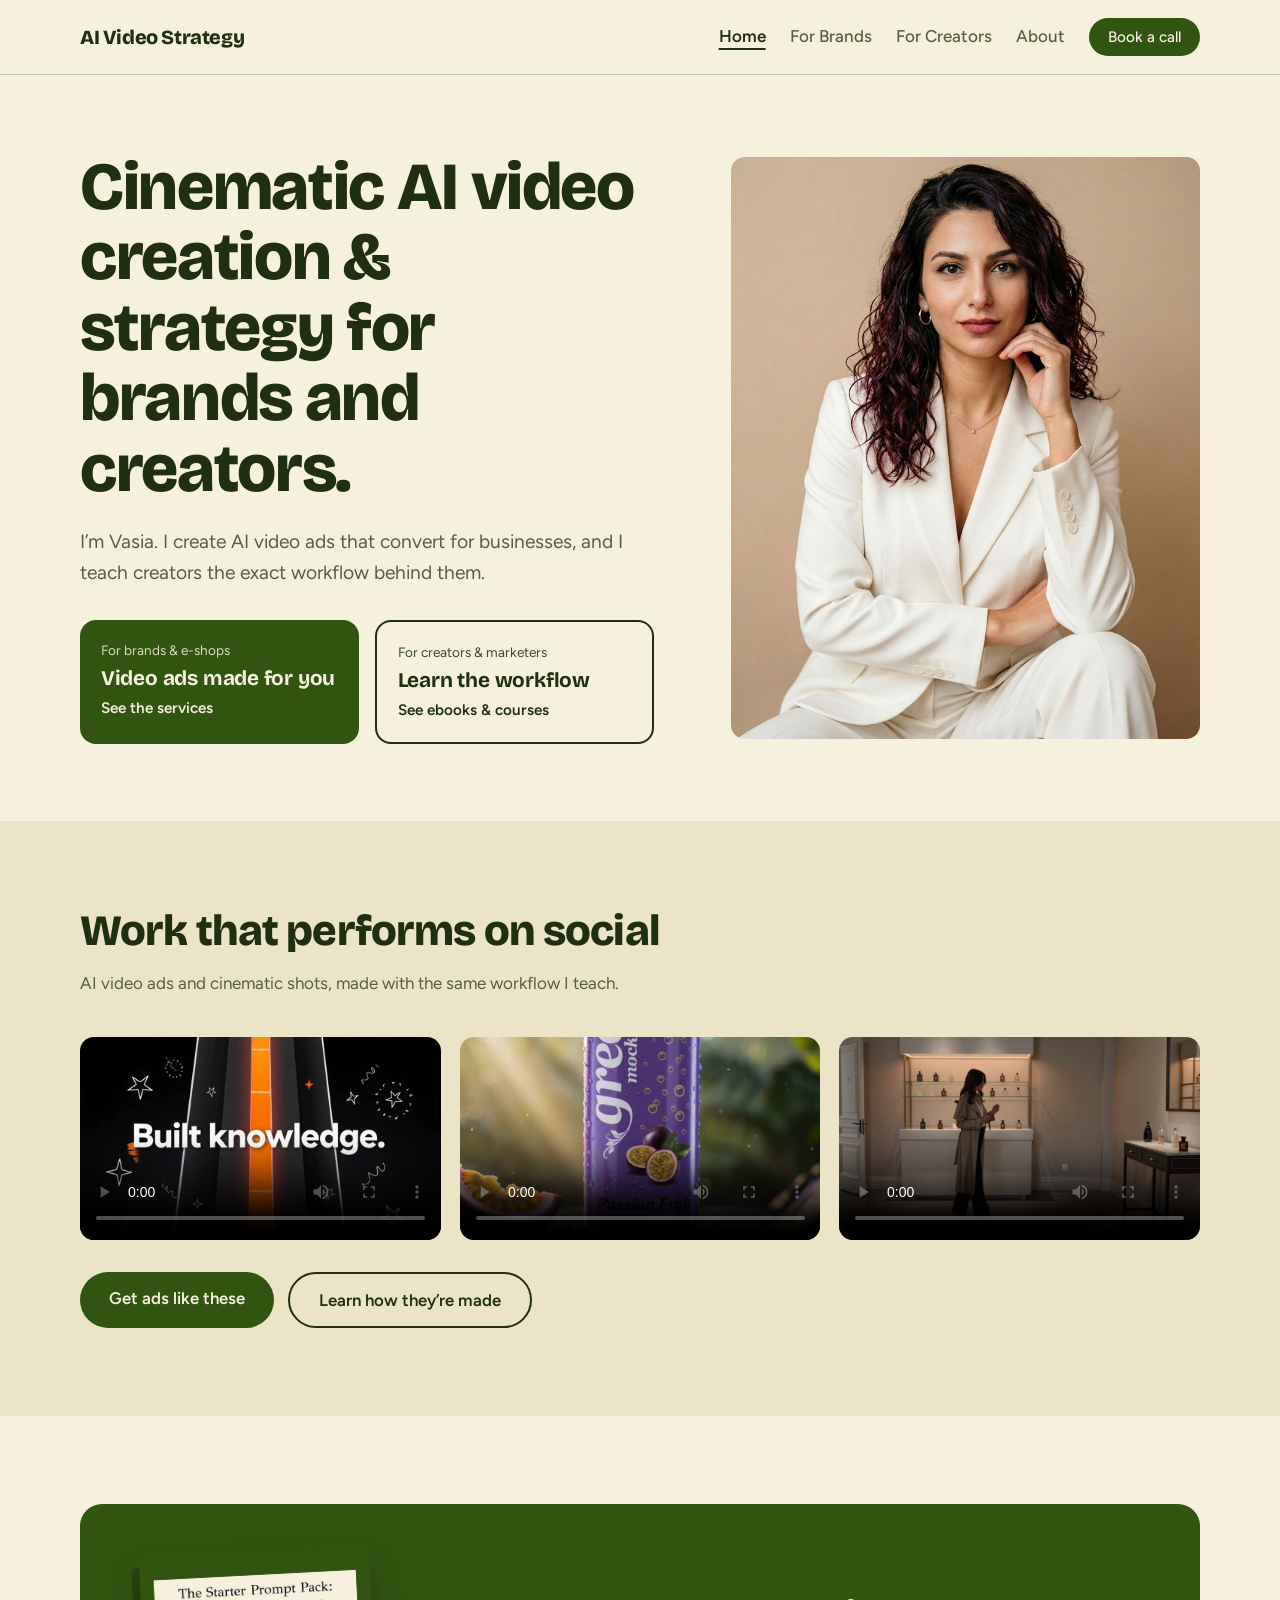
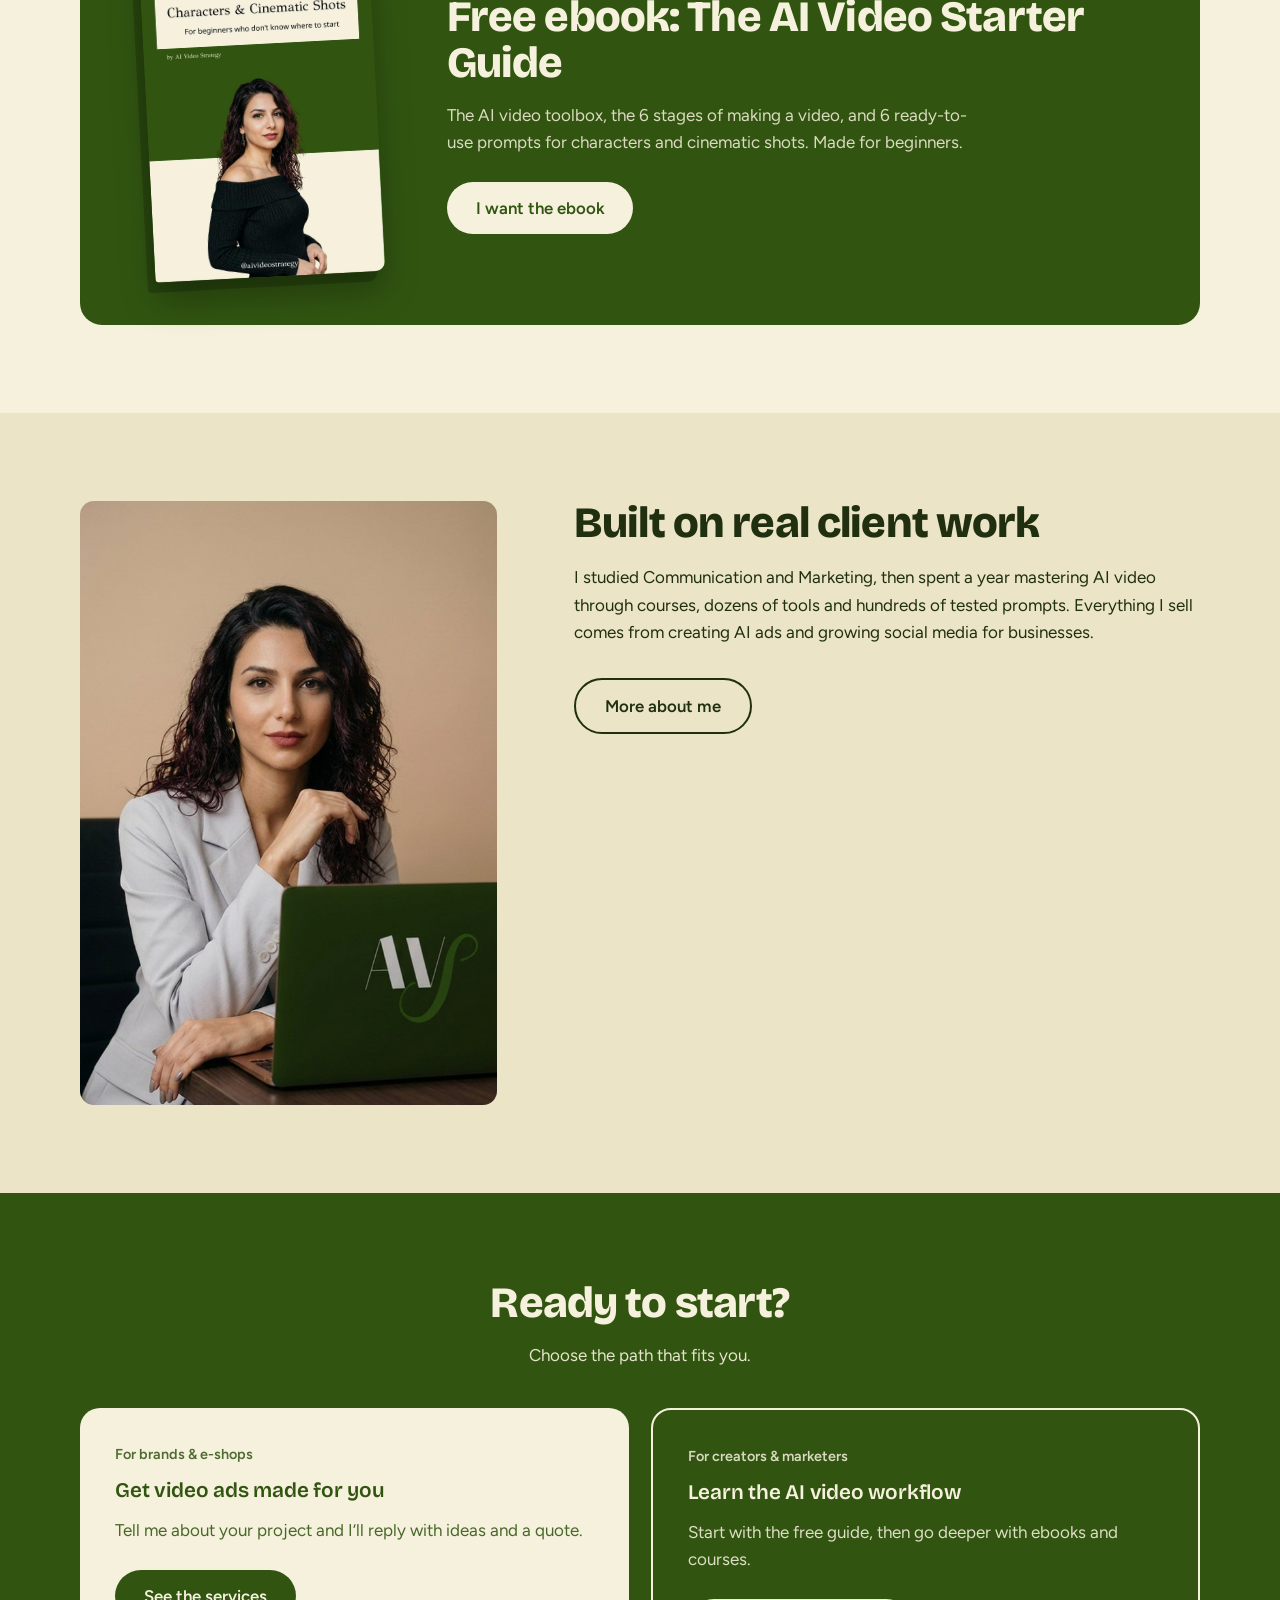
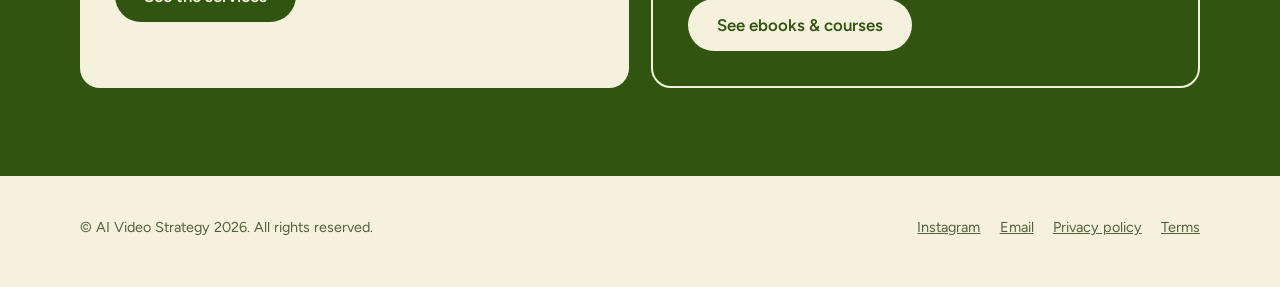
<file: index.html>
<!DOCTYPE html>
<html lang="en">
<head>
<meta charset="utf-8">
<meta name="viewport" content="width=device-width, initial-scale=1, viewport-fit=cover">
<title>Cinematic AI Video Creation & Strategy | AI Video Strategy</title>
<meta name="description" content="Cinematic AI video creation and strategy for brands and creators, by Vasia of AI Video Strategy.">
<link rel="preconnect" href="https://fonts.googleapis.com">
<link rel="preconnect" href="https://fonts.gstatic.com" crossorigin>
<link href="https://fonts.googleapis.com/css2?family=Bricolage+Grotesque:opsz,wght@12..96,600;12..96,800&family=Figtree:wght@400;500;600&display=swap" rel="stylesheet">
<link rel="stylesheet" href="style.css">
</head>
<body>
<header class="top"><div class="wrap"><a class="brand" href="./">AI Video Strategy</a><nav aria-label="Main"><a href="./" aria-current="page">Home</a><a href="services">For Brands</a><a href="academy">For Creators</a><a href="about">About</a><a class="btn sm" href="contact">Book a call</a></nav></div></header>
<main>

<section class="hero"><div class="wrap">
  <div><h1>Cinematic AI video creation &amp; strategy for brands and creators.</h1>
  <p class="lede">I’m Vasia. I create AI video ads that convert for businesses, and I teach creators the exact workflow behind them.</p>
  <div class="dual">
    <a class="d1" href="services"><small>For brands &amp; e-shops</small><b>Video ads made for you</b><span>See the services</span></a>
    <a class="d2" href="academy"><small>For creators &amp; marketers</small><b>Learn the workflow</b><span>See ebooks &amp; courses</span></a>
  </div>
  </div>
  <div class="photo"><img src="p1.jpg" alt="Vasia, founder of AI Video Strategy" width="760" height="943"></div>
</div></section>

<section class="band"><div class="wrap">
  <div class="sec-head"><h2>Work that performs on social</h2><p>AI video ads and cinematic shots, made with the same workflow I teach.</p></div>
  <div class="samples"><figure class="vid"><video controls preload="metadata" playsinline poster="sample1.jpg"><source src="sample1.mp4" type="video/mp4"></video></figure><figure class="vid"><video controls preload="metadata" playsinline poster="sample2.jpg"><source src="sample2.mp4" type="video/mp4"></video></figure><figure class="vid"><video controls preload="metadata" playsinline poster="sample3.jpg"><source src="sample3.mp4" type="video/mp4"></video></figure></div>
  <div class="cta-row"><a class="btn" href="services">Get ads like these</a><a class="btn ghost" href="academy">Learn how they’re made</a></div>
</div></section>
<section><div class="wrap"><div class="banner">
  <div class="cov"><img src="cover.jpg" alt="Cover of The Starter Prompt Pack ebook" width="560" height="792" loading="lazy"></div>
  <div><h2>Free ebook: The AI Video Starter Guide</h2><p>The AI video toolbox, the 6 stages of making a video, and 6 ready-to-use prompts for characters and cinematic shots. Made for beginners.</p><a class="btn" href="free-ebook">I want the ebook</a></div>
</div></div></section>
<section class="band"><div class="wrap split">
  <div class="photos"><div class="photo"><img src="p2.jpg" alt="Vasia at her laptop" width="640" height="926" loading="lazy"></div></div>
  <div class="copy"><h2>Built on real client work</h2>
  <p>I studied Communication and Marketing, then spent a year mastering AI video through courses, dozens of tools and hundreds of tested prompts. Everything I sell comes from creating AI ads and growing social media for businesses.</p>
  <div class="cta-row"><a class="btn ghost" href="about">More about me</a></div></div>
</div></section>
<section class="final"><div class="wrap"><h2>Ready to start?</h2><p>Choose the path that fits you.</p>
<div class="duo">
  <article class="duo-card"><small>For brands &amp; e-shops</small><h3>Get video ads made for you</h3><p>Tell me about your project and I’ll reply with ideas and a quote.</p><a class="btn" href="services">See the services</a></article>
  <article class="duo-card alt"><small>For creators &amp; marketers</small><h3>Learn the AI video workflow</h3><p>Start with the free guide, then go deeper with ebooks and courses.</p><a class="btn" href="academy">See ebooks &amp; courses</a></article>
</div></div></section>
</main>
<footer><div class="wrap"><p>© AI Video Strategy 2026. All rights reserved.</p><p class="links"><a href="https://www.instagram.com/aivideostrategy/">Instagram</a><a href="mailto:aivideostrategy@gmail.com">Email</a><a href="privacy">Privacy policy</a><a href="terms">Terms</a></p></div></footer>
</body>
</html>
</file>
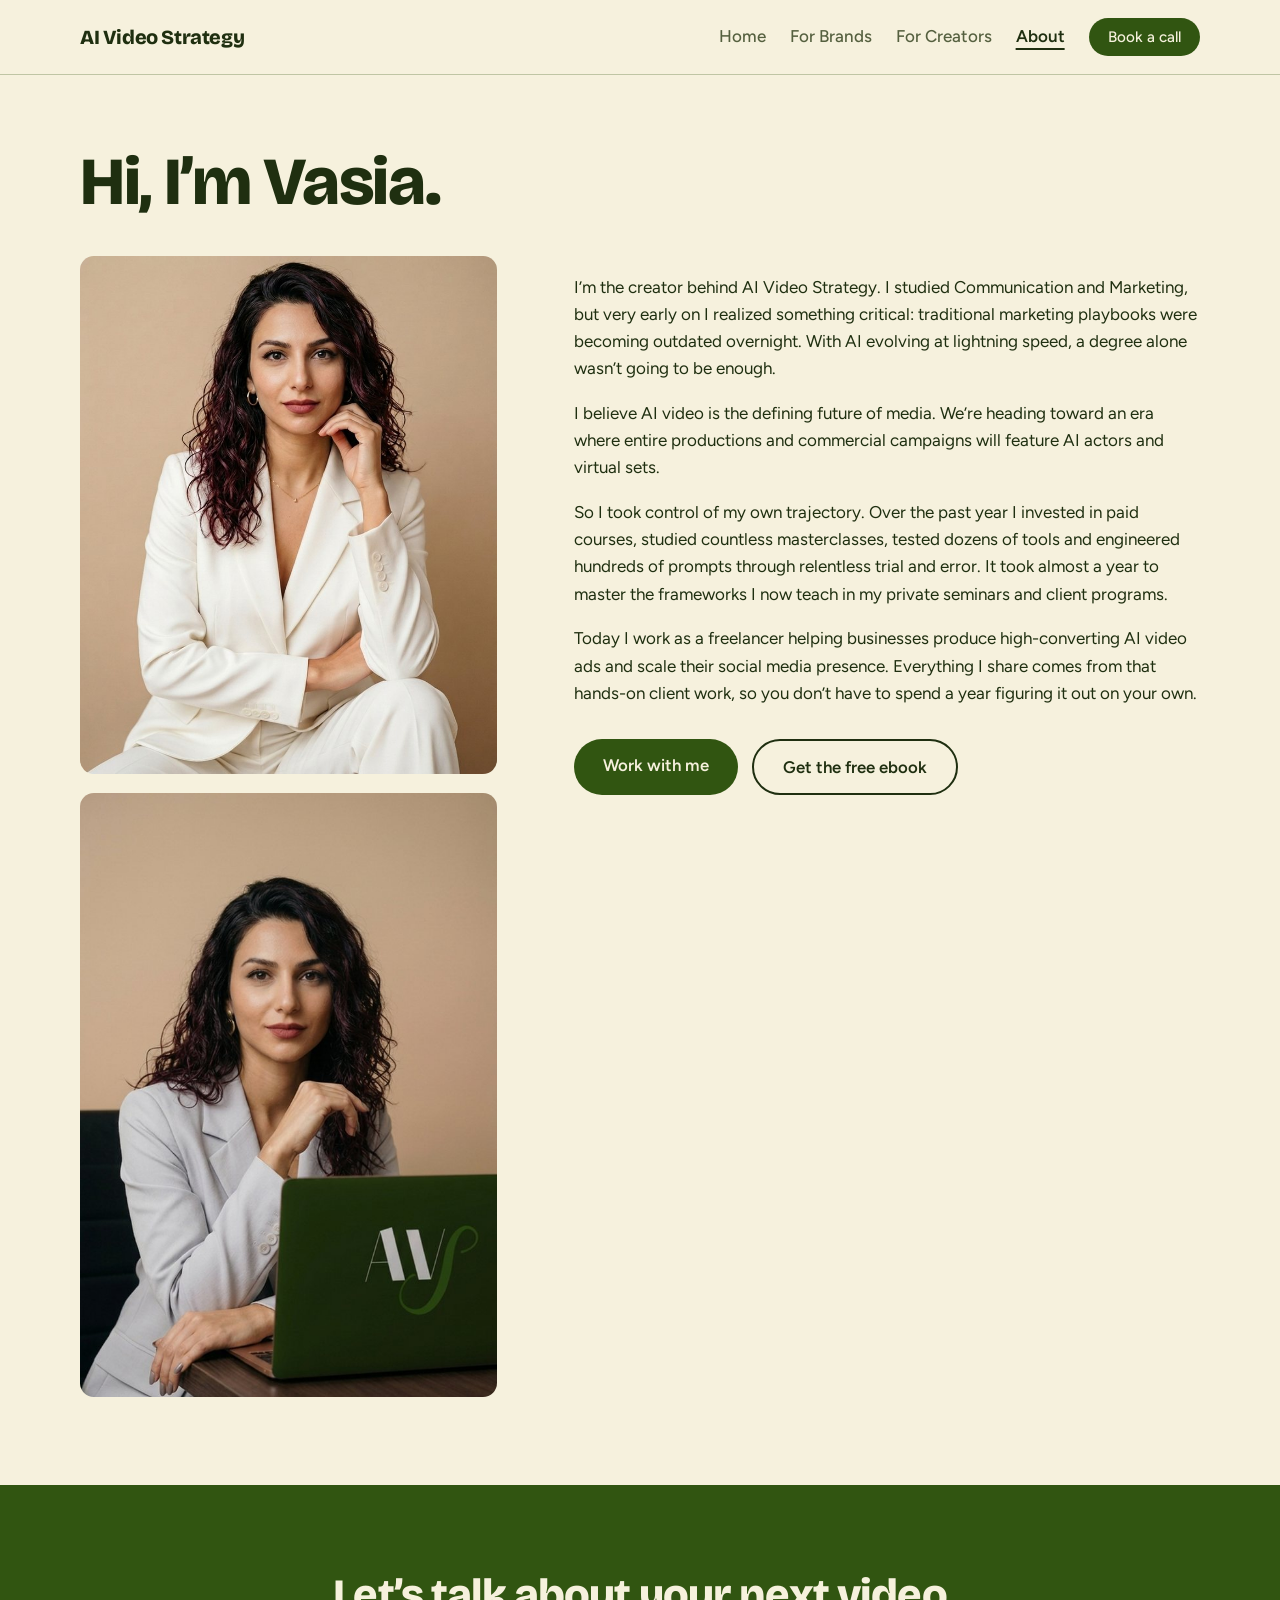
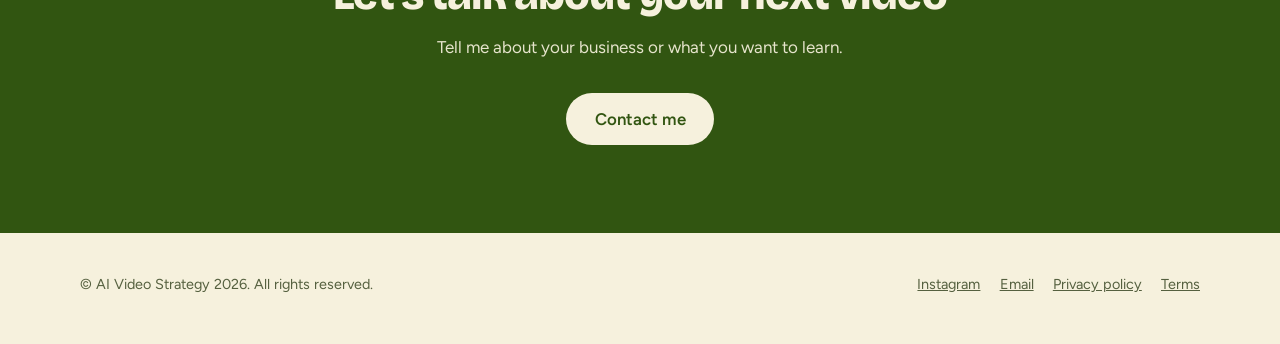
<file: about.html>
<!DOCTYPE html>
<html lang="en">
<head>
<meta charset="utf-8">
<meta name="viewport" content="width=device-width, initial-scale=1, viewport-fit=cover">
<title>About Vasia | AI Video Strategy</title>
<meta name="description" content="Vasia, AI video creator and founder of AI Video Strategy.">
<link rel="preconnect" href="https://fonts.googleapis.com">
<link rel="preconnect" href="https://fonts.gstatic.com" crossorigin>
<link href="https://fonts.googleapis.com/css2?family=Bricolage+Grotesque:opsz,wght@12..96,600;12..96,800&family=Figtree:wght@400;500;600&display=swap" rel="stylesheet">
<link rel="stylesheet" href="style.css">
</head>
<body>
<header class="top"><div class="wrap"><a class="brand" href="./">AI Video Strategy</a><nav aria-label="Main"><a href="./">Home</a><a href="services">For Brands</a><a href="academy">For Creators</a><a href="about" aria-current="page">About</a><a class="btn sm" href="contact">Book a call</a></nav></div></header>
<main>

<section class="pagehead"><div class="wrap"><h1>Hi, I’m Vasia.</h1></div></section>
<section style="padding-top:0"><div class="wrap split">
  <div class="photos"><div class="photo"><img src="p1.jpg" alt="Vasia, founder of AI Video Strategy" width="760" height="943"></div><div class="photo"><img src="p2.jpg" alt="Vasia at her laptop" width="640" height="926" loading="lazy"></div></div>
  <div class="copy">
    <p>I’m the creator behind AI Video Strategy. I studied Communication and Marketing, but very early on I realized something critical: traditional marketing playbooks were becoming outdated overnight. With AI evolving at lightning speed, a degree alone wasn’t going to be enough.</p>
    <p>I believe AI video is the defining future of media. We’re heading toward an era where entire productions and commercial campaigns will feature AI actors and virtual sets.</p>
    <p>So I took control of my own trajectory. Over the past year I invested in paid courses, studied countless masterclasses, tested dozens of tools and engineered hundreds of prompts through relentless trial and error. It took almost a year to master the frameworks I now teach in my private seminars and client programs.</p>
    <p>Today I work as a freelancer helping businesses produce high-converting AI video ads and scale their social media presence. Everything I share comes from that hands-on client work, so you don’t have to spend a year figuring it out on your own.</p>
    <div class="cta-row"><a class="btn" href="services">Work with me</a><a class="btn ghost" href="free-ebook">Get the free ebook</a></div>
  </div>
</div></section>
<section class="final"><div class="wrap"><h2>Let’s talk about your next video</h2><p>Tell me about your business or what you want to learn.</p><a class="btn" href="contact">Contact me</a></div></section>
</main>
<footer><div class="wrap"><p>© AI Video Strategy 2026. All rights reserved.</p><p class="links"><a href="https://www.instagram.com/aivideostrategy/">Instagram</a><a href="mailto:aivideostrategy@gmail.com">Email</a><a href="privacy">Privacy policy</a><a href="terms">Terms</a></p></div></footer>
</body>
</html>
</file>
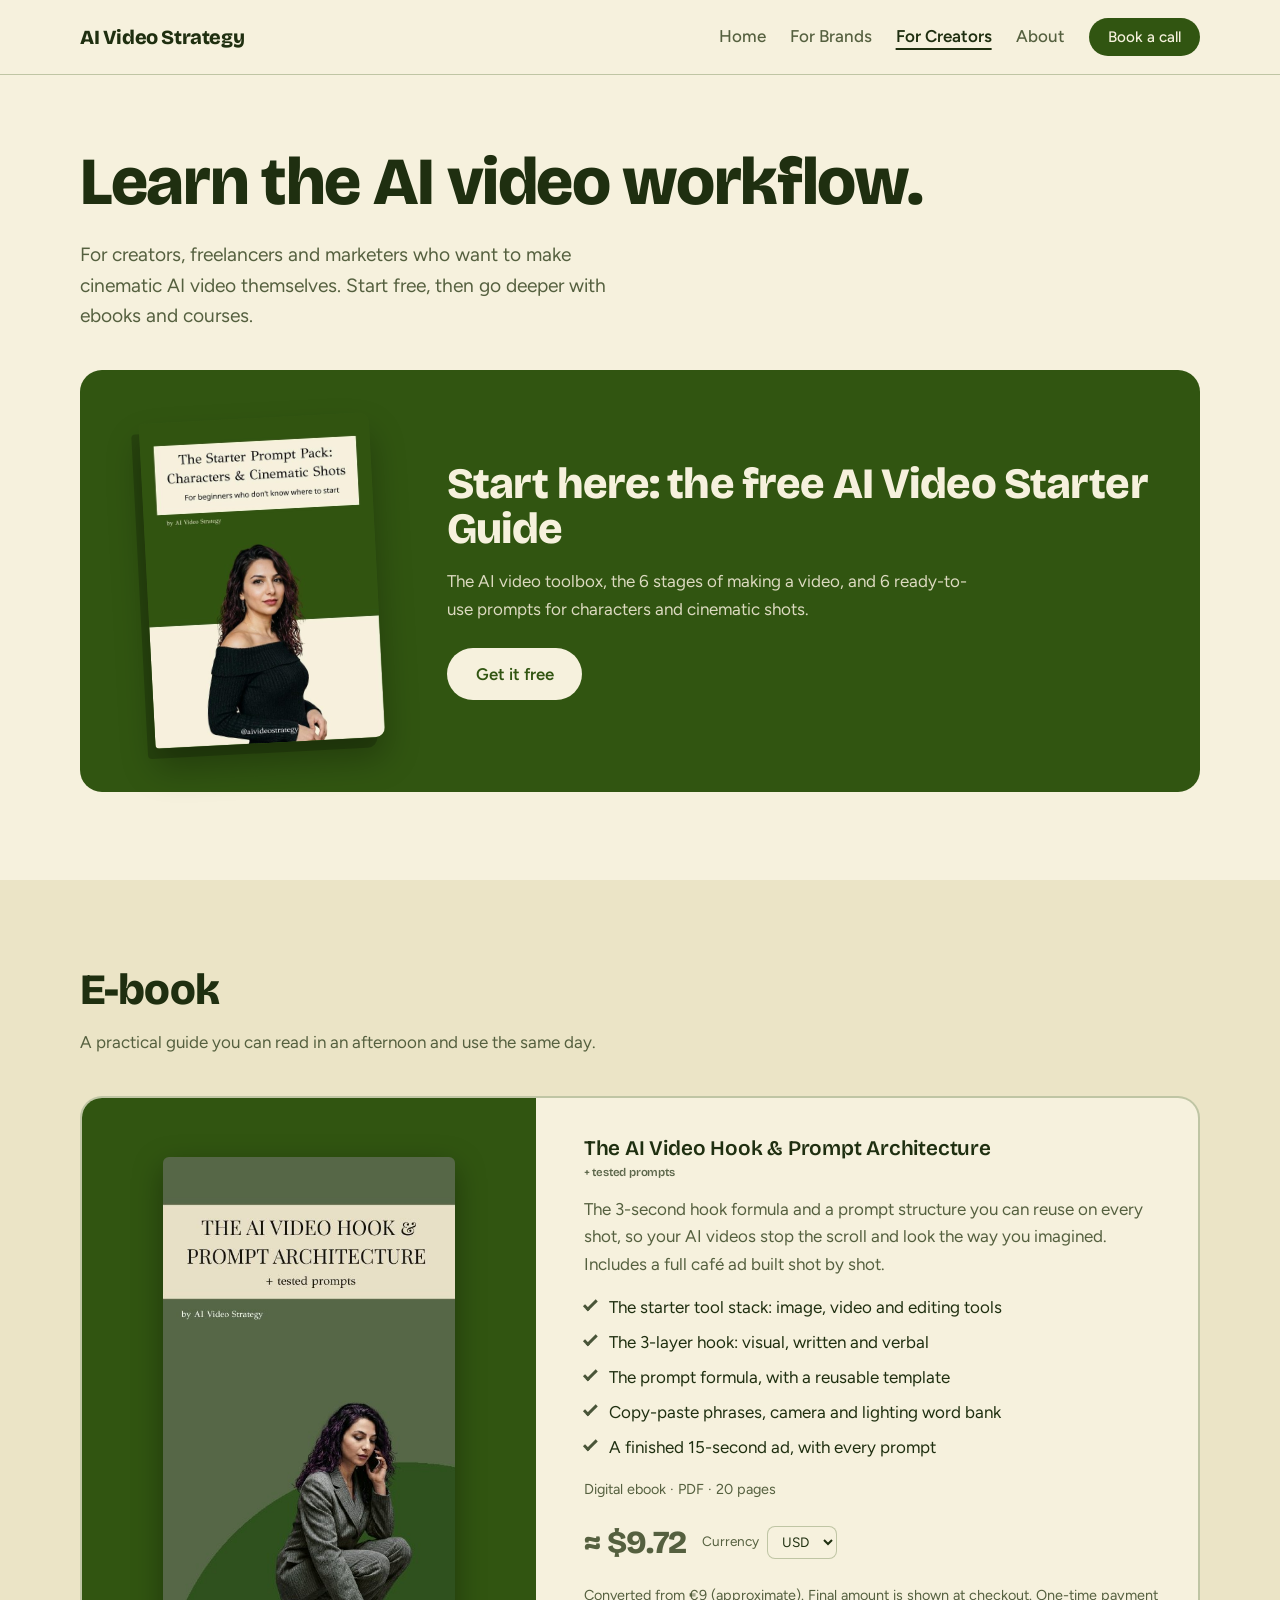
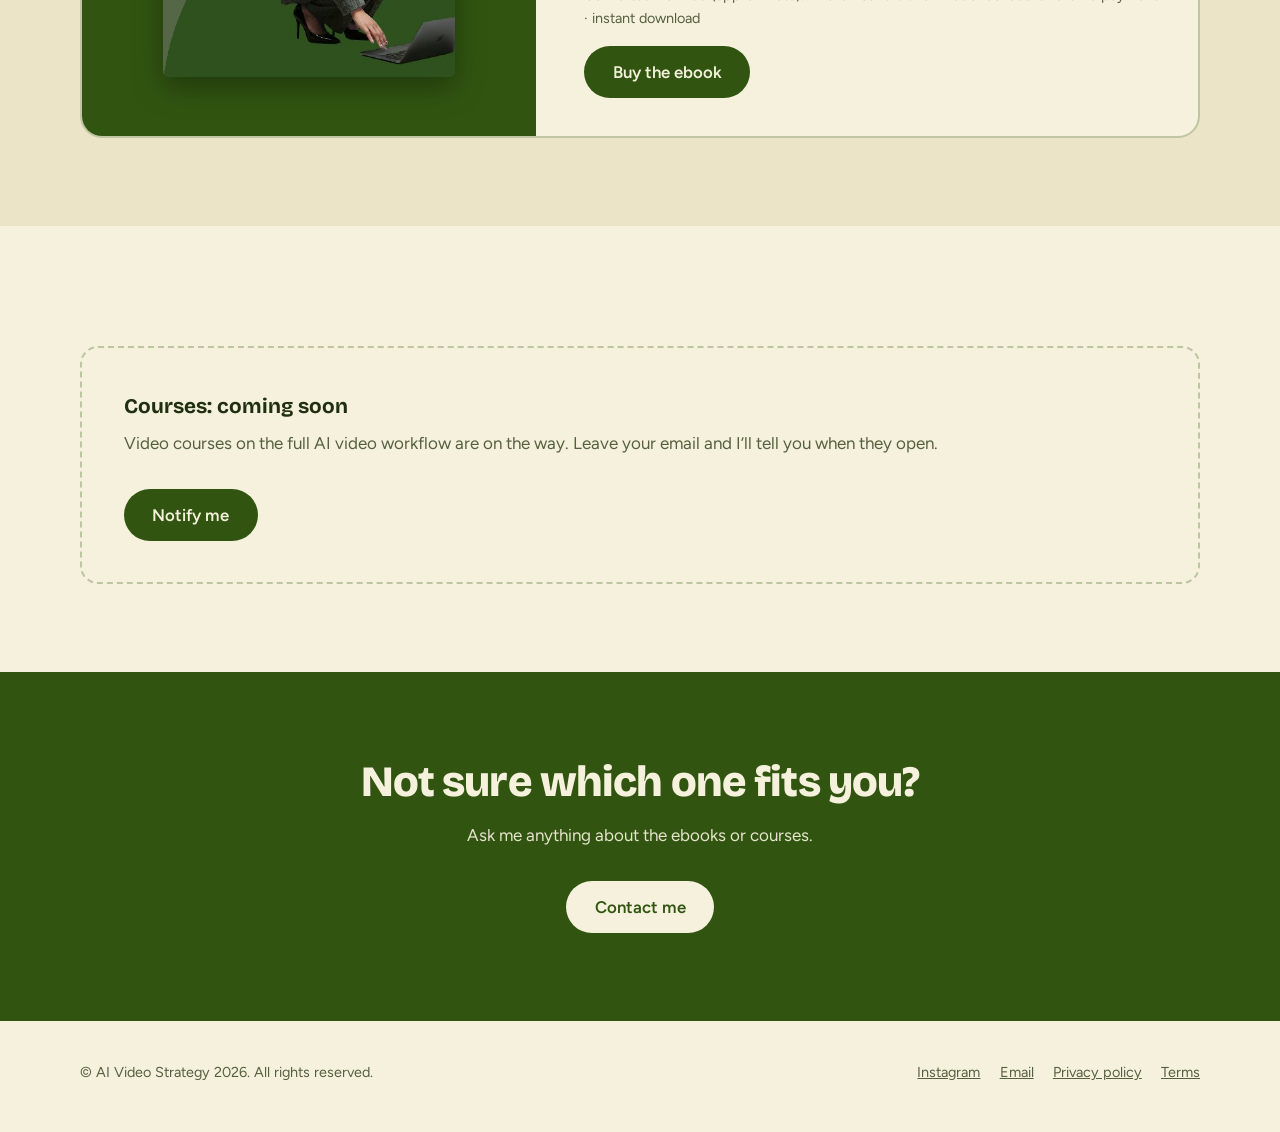
<file: academy.html>
<!DOCTYPE html>
<html lang="en">
<head>
<meta charset="utf-8">
<meta name="viewport" content="width=device-width, initial-scale=1, viewport-fit=cover">
<title>Ebooks and courses for creators | AI Video Strategy</title>
<meta name="description" content="AI video ebooks and courses for creators, freelancers and marketers, by AI Video Strategy.">
<link rel="preconnect" href="https://fonts.googleapis.com">
<link rel="preconnect" href="https://fonts.gstatic.com" crossorigin>
<link href="https://fonts.googleapis.com/css2?family=Bricolage+Grotesque:opsz,wght@12..96,600;12..96,800&family=Figtree:wght@400;500;600&display=swap" rel="stylesheet">
<link rel="stylesheet" href="style.css">
</head>
<body>
<header class="top"><div class="wrap"><a class="brand" href="./">AI Video Strategy</a><nav aria-label="Main"><a href="./">Home</a><a href="services">For Brands</a><a href="academy" aria-current="page">For Creators</a><a href="about">About</a><a class="btn sm" href="contact">Book a call</a></nav></div></header>
<main>

<section class="pagehead"><div class="wrap"><h1>Learn the AI video workflow.</h1><p class="lede">For creators, freelancers and marketers who want to make cinematic AI video themselves. Start free, then go deeper with ebooks and courses.</p></div></section>
<section style="padding-top:0"><div class="wrap"><div class="banner">
  <div class="cov"><img src="cover.jpg" alt="Cover of The Starter Prompt Pack ebook" width="560" height="792"></div>
  <div><h2>Start here: the free AI Video Starter Guide</h2><p>The AI video toolbox, the 6 stages of making a video, and 6 ready-to-use prompts for characters and cinematic shots.</p><a class="btn" href="free-ebook">Get it free</a></div>
</div></div></section>

<section class="band"><div class="wrap"><div class="sec-head"><h2>E-book</h2><p>A practical guide you can read in an afternoon and use the same day.</p></div>
<div class="feature">
  <div class="art cover"><img src="paid-cover.jpg" alt="Cover of The AI Video Hook &amp; Prompt Architecture ebook" width="585" height="827"></div>
  <div class="fbody"><h3>The AI Video Hook &amp; Prompt Architecture <small>+ tested prompts</small></h3>
  <p>The 3-second hook formula and a prompt structure you can reuse on every shot, so your AI videos stop the scroll and look the way you imagined. Includes a full café ad built shot by shot.</p>
  <ul><li>The starter tool stack: image, video and editing tools</li><li>The 3-layer hook: visual, written and verbal</li><li>The prompt formula, with a reusable template</li><li>Copy-paste phrases, camera and lighting word bank</li><li>A finished 15-second ad, with every prompt</li></ul>
  <p class="meta">Digital ebook · PDF · 20 pages</p>
  <div class="pricebox"><p class="price" id="price" data-eur="9">€9</p>
  <label class="cur">Currency <select id="cur" aria-label="Currency"><option>EUR</option><option>USD</option><option>GBP</option><option>CAD</option><option>AUD</option><option>CHF</option></select></label></div>
  <p class="meta" id="pnote">One-time payment · instant download</p>
  <a class="btn" href="https://buy.stripe.com/4gMcN68Y24n01Sr0Hw1VK00" rel="noopener">Buy the ebook</a></div>
</div></div></section>

<script>
(function(){
var el=document.getElementById('price'),sel=document.getElementById('cur'),note=document.getElementById('pnote');
if(!el||!sel)return;
var base=+el.getAttribute('data-eur');
var rates={EUR:1,USD:1.08,GBP:0.84,CAD:1.5,AUD:1.65,CHF:0.94},live=false;
var loc={'en-US':'USD','en-GB':'GBP','en-CA':'CAD','en-AU':'AUD','de-CH':'CHF','fr-CH':'CHF'};
function fmt(c,v){try{return new Intl.NumberFormat(undefined,{style:'currency',currency:c,minimumFractionDigits:(c==='EUR'&&v%1===0)?0:2}).format(v)}catch(e){return c+' '+v.toFixed(2)}}
function show(){var c=sel.value,v=base*rates[c];el.textContent=(c==='EUR'?'':'≈ ')+fmt(c,c==='EUR'?base:v);
 note.textContent=(c==='EUR'?'':'Converted from €'+base+(live?' at today’s rate. ':' (approximate). ')+'Final amount is shown at checkout. ')+'One-time payment · instant download';}
function pick(){var c=null;try{c=localStorage.getItem('cur')}catch(e){}
 if(!c){c=loc[navigator.language]||'EUR'}
 if(rates[c])sel.value=c;show()}
sel.addEventListener('change',function(){try{localStorage.setItem('cur',sel.value)}catch(e){}show()});
pick();
try{fetch('https://api.frankfurter.dev/v1/latest?base=EUR&symbols=USD,GBP,CAD,AUD,CHF').then(function(r){return r.json()}).then(function(d){
 if(d&&d.rates){for(var k in d.rates)rates[k]=d.rates[k];live=true;show()}}).catch(function(){})}catch(e){}
})();
</script>

<section><div class="wrap"><div class="empty"><b>Courses: coming soon</b>Video courses on the full AI video workflow are on the way. Leave your email and I’ll tell you when they open.<div class="cta-row"><a class="btn" href="contact">Notify me</a></div></div></div></section>

<section class="final"><div class="wrap"><h2>Not sure which one fits you?</h2><p>Ask me anything about the ebooks or courses.</p><a class="btn" href="contact">Contact me</a></div></section>
</main>
<footer><div class="wrap"><p>© AI Video Strategy 2026. All rights reserved.</p><p class="links"><a href="https://www.instagram.com/aivideostrategy/">Instagram</a><a href="mailto:aivideostrategy@gmail.com">Email</a><a href="privacy">Privacy policy</a><a href="terms">Terms</a></p></div></footer>
</body>
</html>
</file>
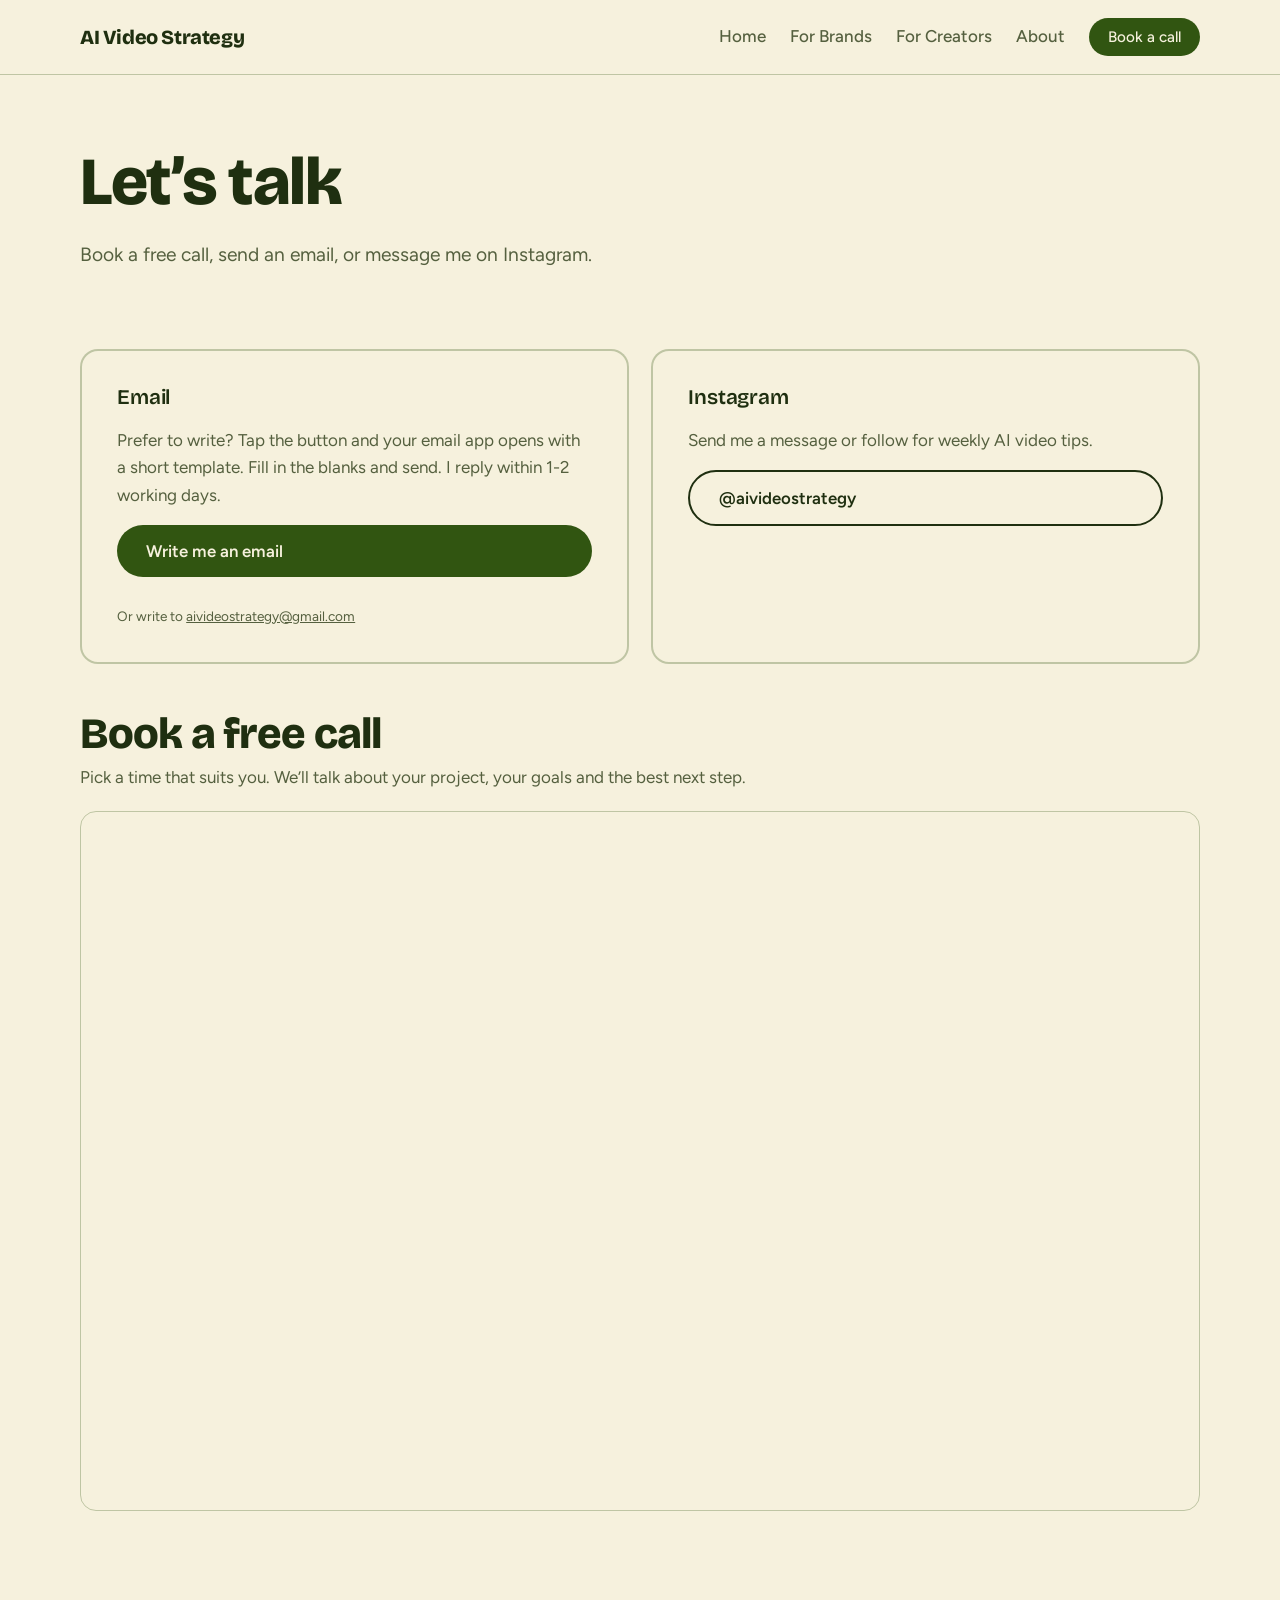
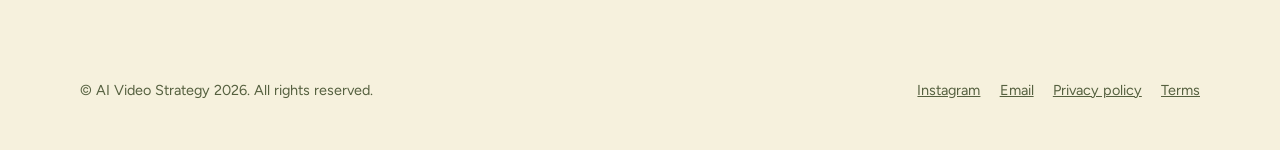
<file: contact.html>
<!DOCTYPE html>
<html lang="en">
<head>
<meta charset="utf-8">
<meta name="viewport" content="width=device-width, initial-scale=1, viewport-fit=cover">
<title>Contact | AI Video Strategy</title>
<meta name="description" content="Contact Vasia at AI Video Strategy for a quote, a call or course updates.">
<link rel="preconnect" href="https://fonts.googleapis.com">
<link rel="preconnect" href="https://fonts.gstatic.com" crossorigin>
<link href="https://fonts.googleapis.com/css2?family=Bricolage+Grotesque:opsz,wght@12..96,600;12..96,800&family=Figtree:wght@400;500;600&display=swap" rel="stylesheet">
<link rel="stylesheet" href="style.css">
</head>
<body>
<header class="top"><div class="wrap"><a class="brand" href="./">AI Video Strategy</a><nav aria-label="Main"><a href="./">Home</a><a href="services">For Brands</a><a href="academy">For Creators</a><a href="about">About</a><a class="btn sm" href="contact">Book a call</a></nav></div></header>
<main>

<section class="pagehead"><div class="wrap"><h1>Let’s talk</h1><p class="lede">Book a free call, send an email, or message me on Instagram.</p></div></section>
<section style="padding-top:0"><div class="wrap"><div class="contact-grid">
  <div class="card"><h3>Email</h3><p>Prefer to write? Tap the button and your email app opens with a short template. Fill in the blanks and send. I reply within 1-2 working days.</p><a class="btn" href="mailto:aivideostrategy@gmail.com?subject=Project%20enquiry%20%7C%20AI%20Video%20Strategy&body=Hi%20Vasia%2C%0A%0AMy%20name%3A%20%0AMy%20business%20/%20website%3A%20%0AWhat%20I%20need%20%28video%20ad%2C%20product%20video%2C%20social%20content%2C%20course%20question%29%3A%20%0AWhere%20it%20will%20be%20posted%3A%20%0AMy%20deadline%3A%20%0AAnything%20else%3A%20%0A%0AThank%20you%21">Write me an email</a><p class="small">Or write to <a href="mailto:aivideostrategy@gmail.com">aivideostrategy@gmail.com</a></p></div>
  <div class="card"><h3>Instagram</h3><p>Send me a message or follow for weekly AI video tips.</p><a class="btn ghost" href="https://www.instagram.com/aivideostrategy/">@aivideostrategy</a></div>
</div>
<div class="book" id="book"><h2>Book a free call</h2><p>Pick a time that suits you. We’ll talk about your project, your goals and the best next step.</p>
  <div id="cal" class="calendly-inline-widget" data-url="https://calendly.com/aivideostrategy?hide_gdpr_banner=1&primary_color=315511" style="min-width:300px;height:700px"></div>
  <div id="calph" class="empty" hidden><b>Calendly goes here</b>Replace <code>https://calendly.com/YOUR-LINK</code> in the page with your own Calendly link and the booking calendar will appear.</div>
</div>
<script>
(function(){var c=document.getElementById('cal');if(!c)return;
if(c.getAttribute('data-url').indexOf('YOUR-LINK')>-1){c.hidden=true;document.getElementById('calph').hidden=false;return}
var s=document.createElement('script');s.src='https://assets.calendly.com/external/widget.js';s.async=true;document.body.appendChild(s)})();
</script>
</div></section>

</main>
<footer><div class="wrap"><p>© AI Video Strategy 2026. All rights reserved.</p><p class="links"><a href="https://www.instagram.com/aivideostrategy/">Instagram</a><a href="mailto:aivideostrategy@gmail.com">Email</a><a href="privacy">Privacy policy</a><a href="terms">Terms</a></p></div></footer>
</body>
</html>
</file>
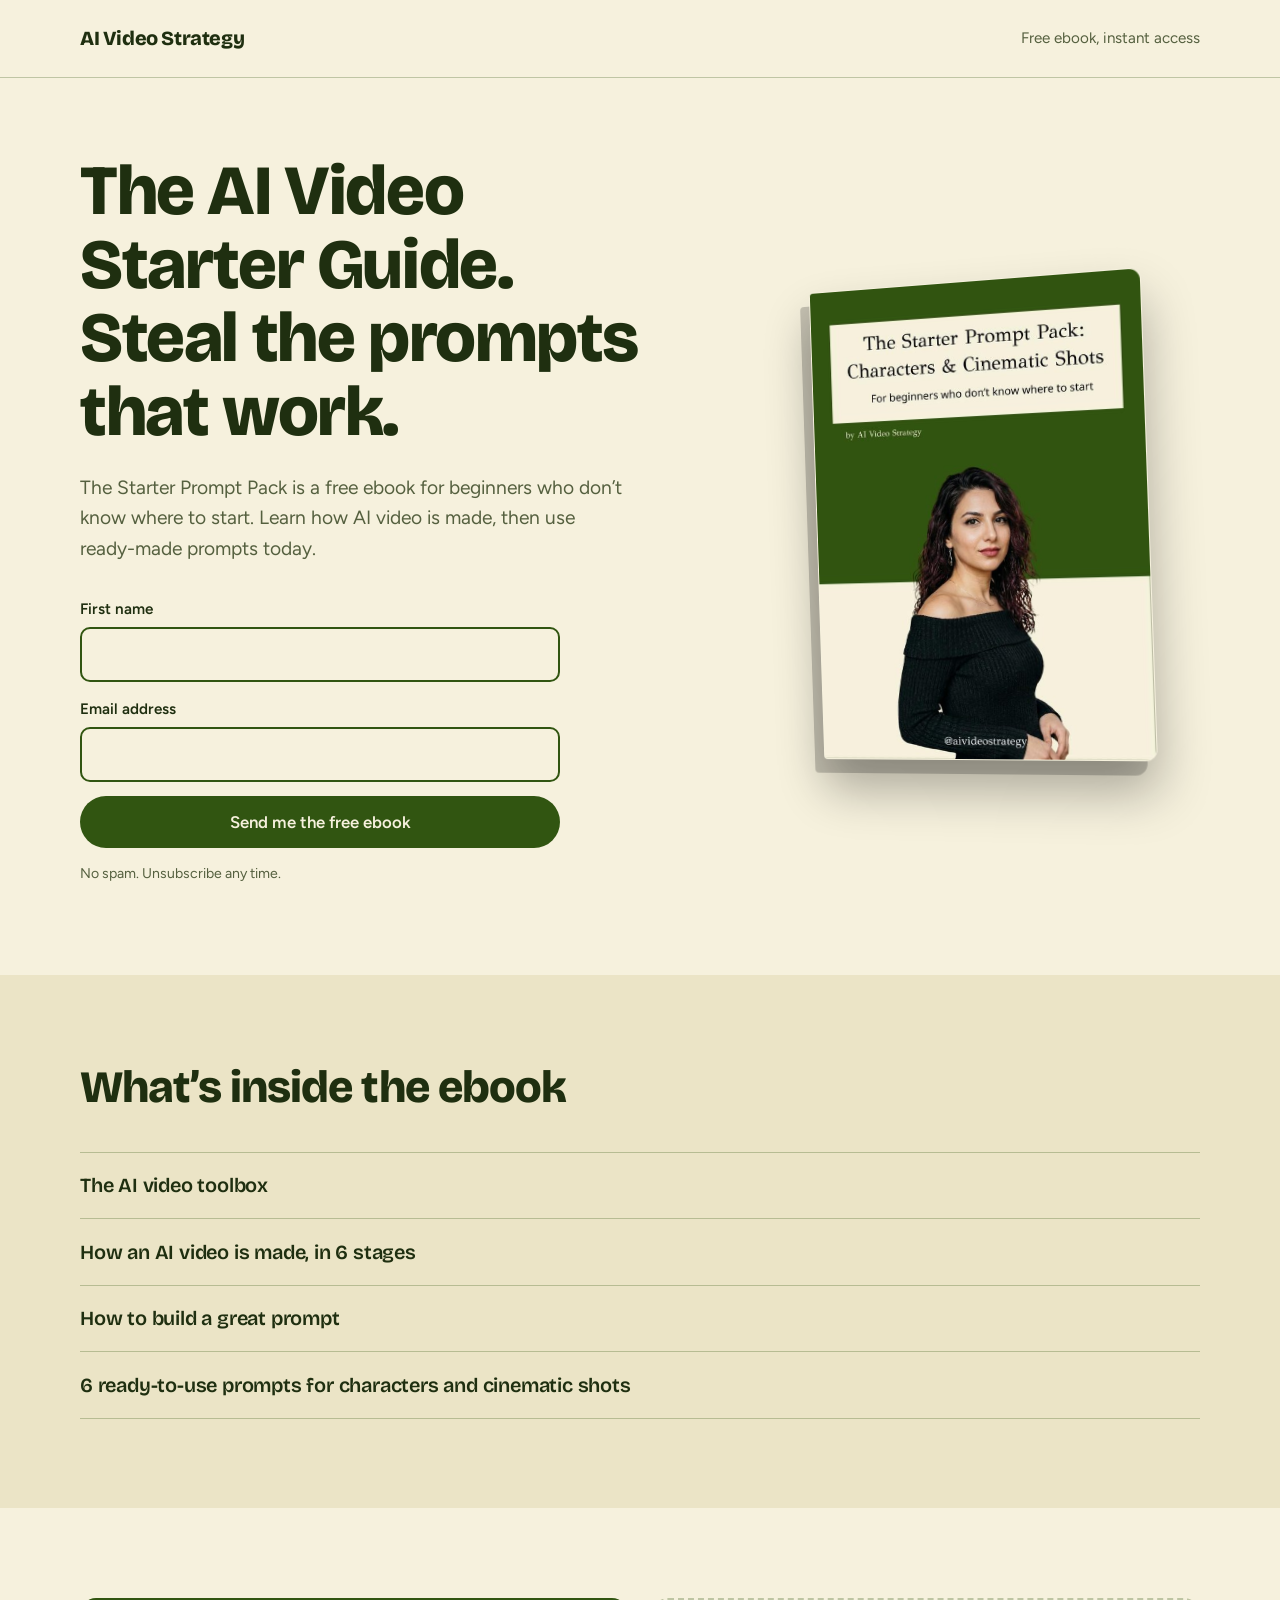
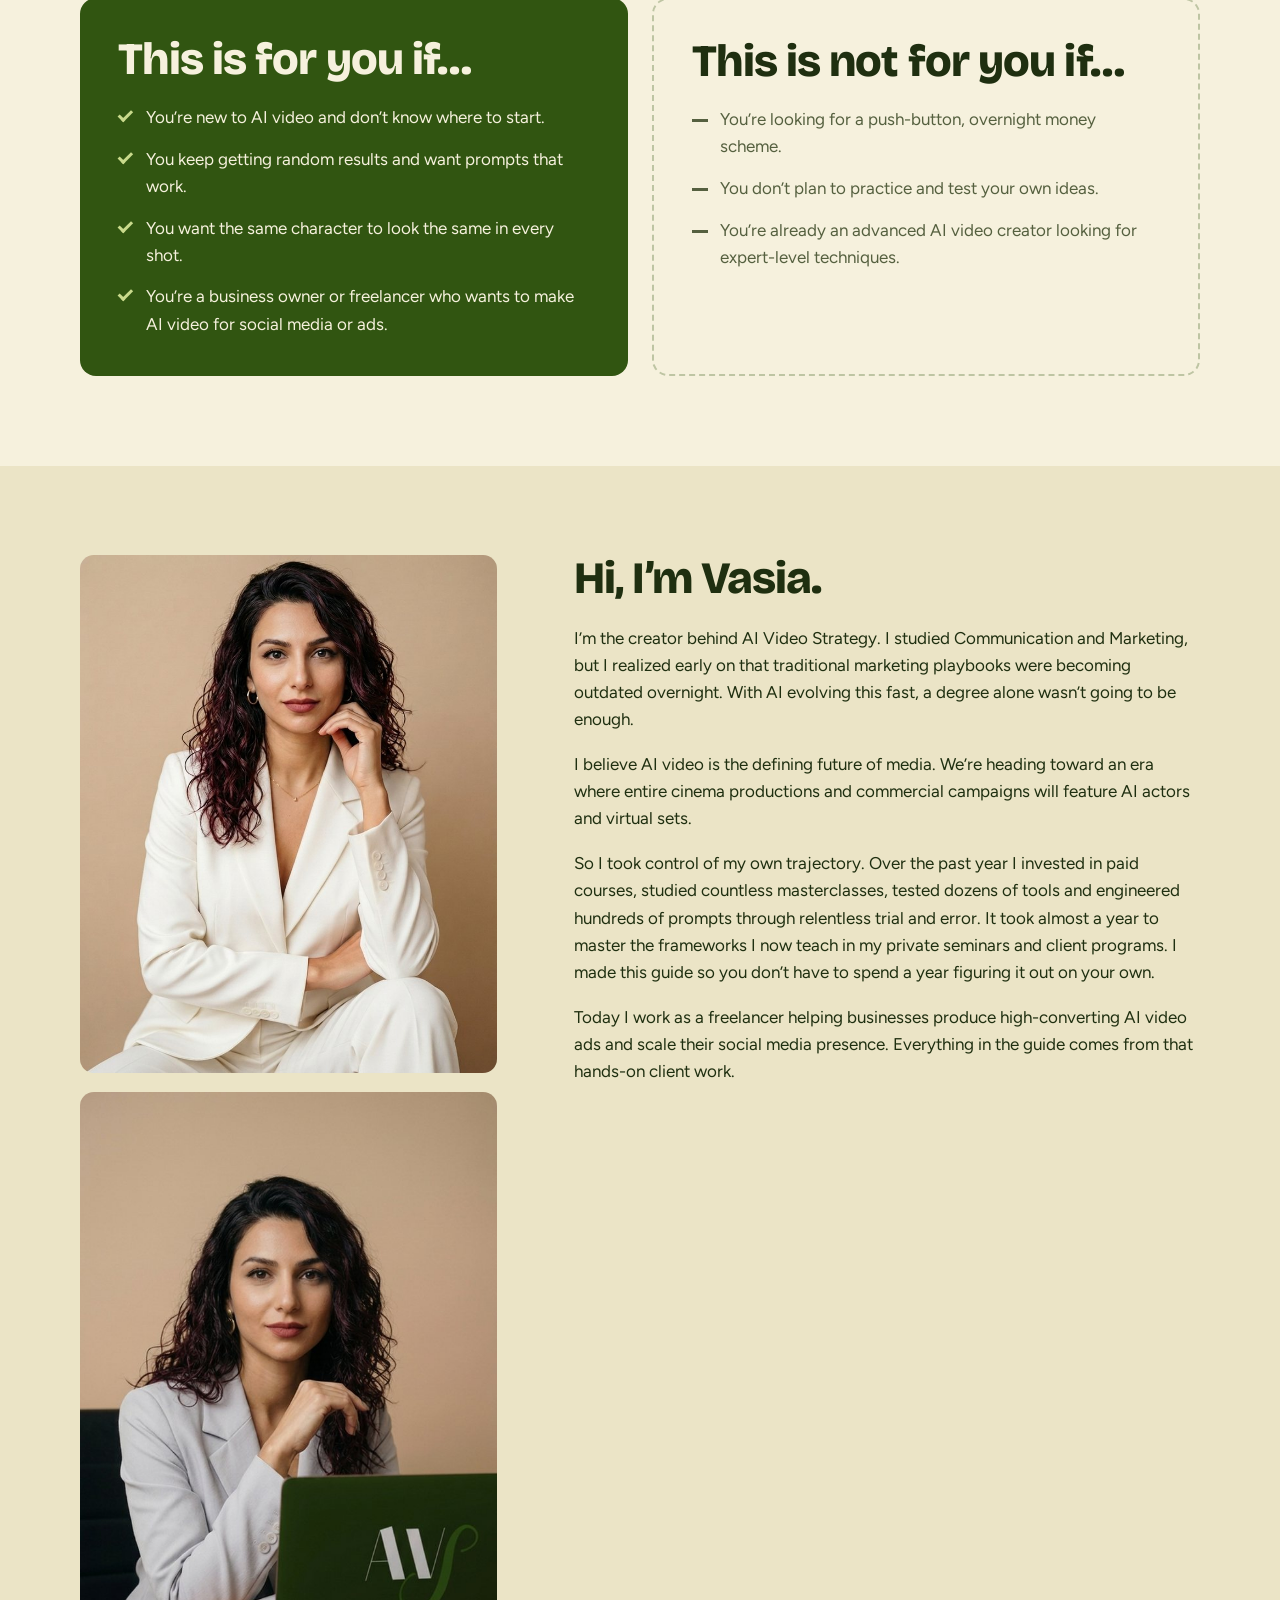
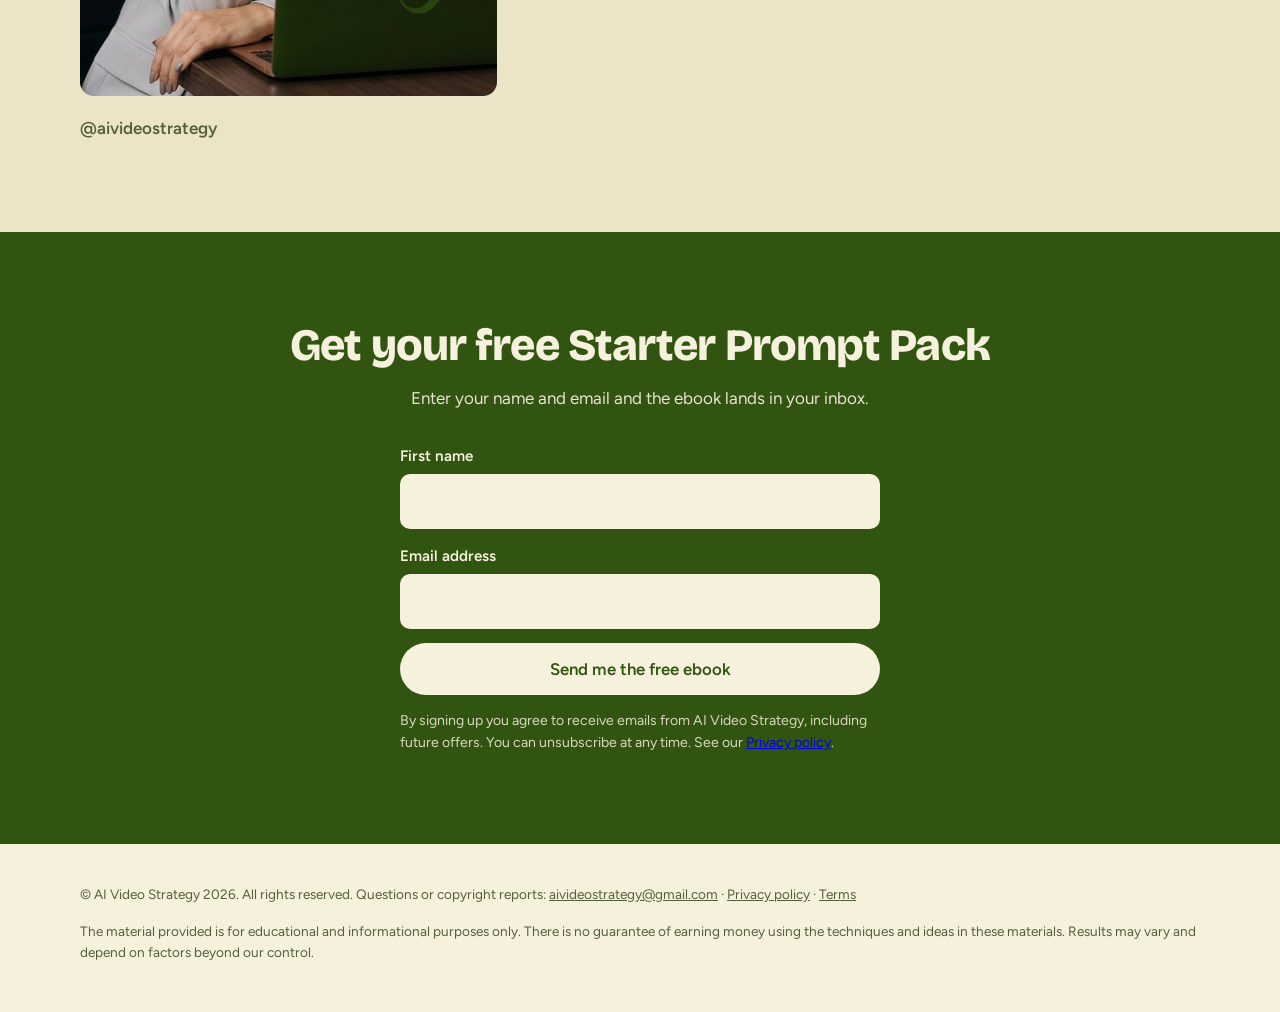
<file: free-ebook.html>
<!DOCTYPE html>
<html lang="en">
<head>
<meta charset="utf-8">
<meta name="viewport" content="width=device-width, initial-scale=1, viewport-fit=cover">
<title>The AI Video Starter Guide | AI Video Strategy</title>
<meta name="description" content="A free beginner ebook with ready-to-use AI prompts for characters and cinematic shots, from AI Video Strategy.">
<link rel="preconnect" href="https://fonts.googleapis.com">
<link rel="preconnect" href="https://fonts.gstatic.com" crossorigin>
<link href="https://fonts.googleapis.com/css2?family=Bricolage+Grotesque:opsz,wght@12..96,600;12..96,800&family=Figtree:wght@400;500;600&display=swap" rel="stylesheet">
<style>
:root{
  box-sizing:border-box;
  padding-top:env(safe-area-inset-top,0px);
  padding-bottom:env(safe-area-inset-bottom,0px);
  --bg:#f6f1dd; --ink:#1f2f10; --muted:#55603f; --line:rgba(49,85,17,.28);
  --soft:#ebe4c6; --brand:#315511; --on-brand:#f6f1dd;
  --btn-bg:#315511; --btn-ink:#f6f1dd; --hi:#c9da8c; --field:#f6f1dd; --field-line:#315511;
  --display:"Bricolage Grotesque","Trebuchet MS",system-ui,sans-serif;
  --body:"Figtree",system-ui,-apple-system,"Segoe UI",sans-serif;
  color-scheme:light;
}
@media (prefers-color-scheme:dark){
  :root:not([data-theme="light"]){
    --bg:#101a08; --ink:#f6f1dd; --muted:#b9bf9f; --line:rgba(246,241,221,.24);
    --soft:#1a2a0e; --btn-bg:#f6f1dd; --btn-ink:#315511; --field:#101a08; --field-line:#f6f1dd; color-scheme:dark;
  }
}
:root[data-theme="dark"]{
  --bg:#101a08; --ink:#f6f1dd; --muted:#b9bf9f; --line:rgba(246,241,221,.24);
  --soft:#1a2a0e; --btn-bg:#f6f1dd; --btn-ink:#315511; --field:#101a08; --field-line:#f6f1dd; color-scheme:dark;
}
*,*::before,*::after{box-sizing:inherit}
body{margin:0;background:var(--bg);color:var(--ink);font:400 1.0625rem/1.6 var(--body);-webkit-font-smoothing:antialiased}
h1,h2,h3{font-family:var(--display);line-height:1.05;letter-spacing:-.02em;margin:0}
h1{font-weight:800;font-size:clamp(2.4rem,6vw,4.4rem)}
h2{font-weight:800;font-size:clamp(1.8rem,3.8vw,2.8rem)}
h3{font-weight:600;font-size:1.25rem;line-height:1.2;letter-spacing:-.01em}
p{margin:0}
img{display:block;max-width:100%}
.wrap{width:min(1120px,100% - 2.5rem);margin-inline:auto}
:focus-visible{outline:3px solid var(--ink);outline-offset:3px;border-radius:4px}

.top{padding:1.4rem 0;border-bottom:1px solid var(--line)}
.top .wrap{display:flex;justify-content:space-between;align-items:center;gap:1rem}
.brand{font-family:var(--display);font-weight:800;font-size:1.25rem;letter-spacing:-.02em;text-decoration:none;color:inherit}
.top span{color:var(--muted);font-size:.95rem}

.hero{padding:clamp(2.5rem,6vw,5rem) 0 clamp(3rem,7vw,6rem)}
.hero .wrap{display:grid;grid-template-columns:1.15fr .85fr;gap:clamp(2rem,6vw,5rem);align-items:center}
.lede{font-size:1.2rem;color:var(--muted);max-width:34rem;margin-top:1.4rem}
.signup{margin-top:2rem;max-width:30rem;display:grid;gap:.9rem}
.signup label{display:grid;gap:.35rem;font-weight:600;font-size:.95rem}
.signup input{font:inherit;color:var(--ink);background:var(--field);border:2px solid var(--field-line);border-radius:10px;padding:.85rem 1rem;width:100%}
.btn{font:600 1.05rem var(--body);background:var(--btn-bg);color:var(--btn-ink);border:0;border-radius:999px;padding:1rem 1.8rem;cursor:pointer;transition:transform .15s ease}
.btn:hover{transform:translateY(-2px)}
.fine{font-size:.88rem;color:var(--muted)}
.ok{font-family:var(--display);font-weight:600;font-size:1.25rem;padding:1.2rem 1.4rem;border-radius:12px;background:var(--soft);border-left:6px solid var(--brand);margin-top:2rem;max-width:30rem}
.ok[hidden]{display:none}

.cover-wrap{display:grid;place-items:center;perspective:1200px}
.cover{width:min(340px,80vw);border-radius:4px 12px 12px 4px;overflow:hidden;transform:rotateY(-12deg) rotate(-2deg);transition:transform .4s ease;
  box-shadow:-10px 14px 0 rgba(0,0,0,.2),0 30px 50px rgba(0,0,0,.3);border:1px solid rgba(246,241,221,.3);line-height:0}
.cover:hover{transform:rotateY(-3deg) rotate(0)}
.cover img{width:100%;height:auto}

section{padding:clamp(3rem,7vw,6rem) 0}
.band{background:var(--soft)}
.rows{margin-top:2.5rem;border-top:1px solid var(--line)}
.row{padding:1.3rem 0;border-bottom:1px solid var(--line)}
.row p{color:var(--muted)}


.fit .wrap{display:grid;grid-template-columns:1fr 1fr;gap:1.5rem}
.fit .col{padding:clamp(1.6rem,3vw,2.4rem);border-radius:16px}
.yes{background:var(--brand);color:var(--on-brand)}
.no{border:2px dashed var(--line)}
.fit ul{list-style:none;margin:1.3rem 0 0;padding:0;display:grid;gap:.9rem}
.fit li{padding-left:1.7rem;position:relative}
.yes li::before{content:"";position:absolute;left:.1rem;top:.5rem;width:.9rem;height:.5rem;border-left:3px solid var(--hi);border-bottom:3px solid var(--hi);transform:rotate(-45deg) translateY(-30%)}
.no li{color:var(--muted)}
.no li::before{content:"";position:absolute;left:0;top:.82rem;width:1rem;border-top:3px solid var(--muted)}

.about .wrap{display:grid;grid-template-columns:.8fr 1.2fr;gap:clamp(2rem,6vw,5rem);align-items:start}
.photo{border-radius:14px;overflow:hidden;line-height:0;background:#8d8d92}
.photo img{width:100%;height:auto}
.about .photos{display:grid;gap:1.2rem}
.handle{color:var(--muted);font-weight:600}
.about .body{display:grid;gap:1.1rem;margin-top:1.4rem;max-width:40rem}
.about .photo.wide{margin-top:1.6rem;max-width:40rem}

.final{text-align:center;background:var(--brand);color:var(--on-brand)}
.final .signup{margin-inline:auto;text-align:left}
.final .fine{color:#d9d8bd}
.final .signup input{border-color:var(--on-brand);background:#f6f1dd;color:#1f2f10}
.final .btn{background:#f6f1dd;color:#315511}
.final .ok{background:#f6f1dd;color:#1f2f10;border-left-color:#c9da8c;margin-inline:auto}
.final p.sub{margin:1rem auto 0;max-width:32rem;color:#e6e4cc}

footer{padding:2.5rem 0 3rem;color:var(--muted);font-size:.85rem}
footer p+p{margin-top:.9rem}
footer a{color:inherit}

@media (max-width:820px){
  .hero .wrap,.fit .wrap,.about .wrap,
  .row{grid-template-columns:1fr}
  .cover-wrap{order:-1}
  .top span{display:none}
  .about .photos{max-width:360px}
}
@media (prefers-reduced-motion:reduce){*{transition:none!important}.cover{transform:none}}
</style>
</head>
<body>

<header class="top">
  <div class="wrap">
    <a class="brand" href="./">AI Video Strategy</a>
    <span>Free ebook, instant access</span>
  </div>
</header>

<main>
<section class="hero">
  <div class="wrap">
    <div>
      <h1>The AI Video Starter Guide. Steal the prompts that work.</h1>
      <p class="lede">The Starter Prompt Pack is a free ebook for beginners who don’t know where to start. Learn how AI video is made, then use ready-made prompts today.</p>
      <form class="signup" novalidate>
        <label>First name<input type="text" name="name" autocomplete="given-name" required></label>
        <label>Email address<input type="email" name="email" autocomplete="email" required></label>
        <input type="text" name="website" tabindex="-1" autocomplete="off" aria-hidden="true" style="position:absolute;left:-9999px;width:1px;height:1px;opacity:0"><button class="btn" type="submit">Send me the free ebook</button>
        <p class="fine">No spam. Unsubscribe any time.</p>
      </form>
      <p class="ok" role="status" hidden>You’re in! Check your inbox for your free ebook. If it’s not there in a few minutes, look in your promotions or spam folder.</p>
    </div>
    <div class="cover-wrap">
      <div class="cover"><img src="[data-uri]" alt="Cover of The Starter Prompt Pack: Characters and Cinematic Shots, by AI Video Strategy" width="560" height="792"></div>
    </div>
  </div>
</section>

<section class="band">
  <div class="wrap">
    <h2>What’s inside the ebook</h2>
    <div class="rows">
      <div class="row"><h3>The AI video toolbox</h3></div>
      <div class="row"><h3>How an AI video is made, in 6 stages</h3></div>
      <div class="row"><h3>How to build a great prompt</h3></div>
      <div class="row"><h3>6 ready-to-use prompts for characters and cinematic shots</h3></div>
    </div>
  </div>
</section>

<section class="fit">
  <div class="wrap">
    <div class="col yes">
      <h2>This is for you if…</h2>
      <ul>
        <li>You’re new to AI video and don’t know where to start.</li>
        <li>You keep getting random results and want prompts that work.</li>
        <li>You want the same character to look the same in every shot.</li>
        <li>You’re a business owner or freelancer who wants to make AI video for social media or ads.</li>
      </ul>
    </div>
    <div class="col no">
      <h2>This is not for you if…</h2>
      <ul>
        <li>You’re looking for a push-button, overnight money scheme.</li>
        <li>You don’t plan to practice and test your own ideas.</li>
        <li>You’re already an advanced AI video creator looking for expert-level techniques.</li>
      </ul>
    </div>
  </div>
</section>

<section class="band about">
  <div class="wrap">
    <div class="photos">
      <div class="photo"><img src="[data-uri]" alt="Vasia, the creator behind AI Video Strategy" width="760" height="943" loading="lazy"></div><div class="photo"><img src="[data-uri]" alt="Vasia at her laptop" width="640" height="926" loading="lazy"></div>
      <p class="handle">@aivideostrategy</p>
    </div>
    <div>
      <h2>Hi, I’m Vasia.</h2>
      <div class="body">
        <p>I’m the creator behind AI Video Strategy. I studied Communication and Marketing, but I realized early on that traditional marketing playbooks were becoming outdated overnight. With AI evolving this fast, a degree alone wasn’t going to be enough.</p>
        <p>I believe AI video is the defining future of media. We’re heading toward an era where entire cinema productions and commercial campaigns will feature AI actors and virtual sets.</p>
        <p>So I took control of my own trajectory. Over the past year I invested in paid courses, studied countless masterclasses, tested dozens of tools and engineered hundreds of prompts through relentless trial and error. It took almost a year to master the frameworks I now teach in my private seminars and client programs. I made this guide so you don’t have to spend a year figuring it out on your own.</p>
        <p>Today I work as a freelancer helping businesses produce high-converting AI video ads and scale their social media presence. Everything in the guide comes from that hands-on client work.</p>
      </div>
    </div>
  </div>
</section>

<section class="final">
  <div class="wrap">
    <h2>Get your free Starter Prompt Pack</h2>
    <p class="sub">Enter your name and email and the ebook lands in your inbox.</p>
    <form class="signup" novalidate>
      <label>First name<input type="text" name="name" autocomplete="given-name" required></label>
      <label>Email address<input type="email" name="email" autocomplete="email" required></label>
      <input type="text" name="website" tabindex="-1" autocomplete="off" aria-hidden="true" style="position:absolute;left:-9999px;width:1px;height:1px;opacity:0"><button class="btn" type="submit">Send me the free ebook</button>
      <p class="fine">By signing up you agree to receive emails from AI Video Strategy, including future offers. You can unsubscribe at any time. See our <a href="privacy">Privacy policy</a>.</p>
    </form>
    <p class="ok" role="status" hidden>You’re in! Check your inbox for your free ebook.</p>
  </div>
</section>
</main>

<footer>
  <div class="wrap">
    <p>© AI Video Strategy 2026. All rights reserved. Questions or copyright reports: <a href="mailto:aivideostrategy@gmail.com">aivideostrategy@gmail.com</a> · <a href="privacy">Privacy policy</a> · <a href="terms">Terms</a></p>
    <p>The material provided is for educational and informational purposes only. There is no guarantee of earning money using the techniques and ideas in these materials. Results may vary and depend on factors beyond our control.</p>
  </div>
</footer>

<script>
/* Sign-up: sends name + email to the OGI Marketing System contact list. */
(function(){
  var ENDPOINT = 'https://ogimarketingsystem.com/contactlists/addguestfromother';
  var LIST_ID = '34103';
  var REG_FORM = '1032';

  document.querySelectorAll('.signup').forEach(function(form){
    var btn = form.querySelector('.btn');
    var label = btn.textContent;
    var err = document.createElement('p');
    err.className = 'fine';
    err.setAttribute('role','alert');
    err.style.fontWeight = '600';
    err.hidden = true;
    btn.insertAdjacentElement('afterend', err);

    form.addEventListener('submit', function(e){
      e.preventDefault();
      err.hidden = true;
      if(!form.reportValidity()) return;
      var trap = form.elements.namedItem('website');
      if(trap && trap.value) return;               /* bots fill the hidden field */

      var body = new URLSearchParams();
      body.set('data[returnType]','json');
      body.set('data[Guest][addlist]',LIST_ID);
      body.set('data[Guest][reg_form]',REG_FORM);
      body.set('data[email_notification]','0');
      body.set('data[Guest][email]',form.elements.namedItem('email').value.trim());
      body.set('data[Guest][first_name]',form.elements.namedItem('name').value.trim());

      btn.disabled = true;
      btn.textContent = 'Sending…';

      /* no-cors: the browser sends the sign-up; the reply itself is not readable from another domain */
      fetch(ENDPOINT,{method:'POST',mode:'no-cors',body:body}).then(function(){
        var ok = form.parentElement.querySelector('.ok');
        form.hidden = true;
        ok.hidden = false;
      }).catch(function(){
        btn.disabled = false;
        btn.textContent = label;
        err.textContent = 'Something went wrong. Check your connection and try again.';
        err.hidden = false;
      });
    });
  });
})();
</script>
</body>
</html>
</file>
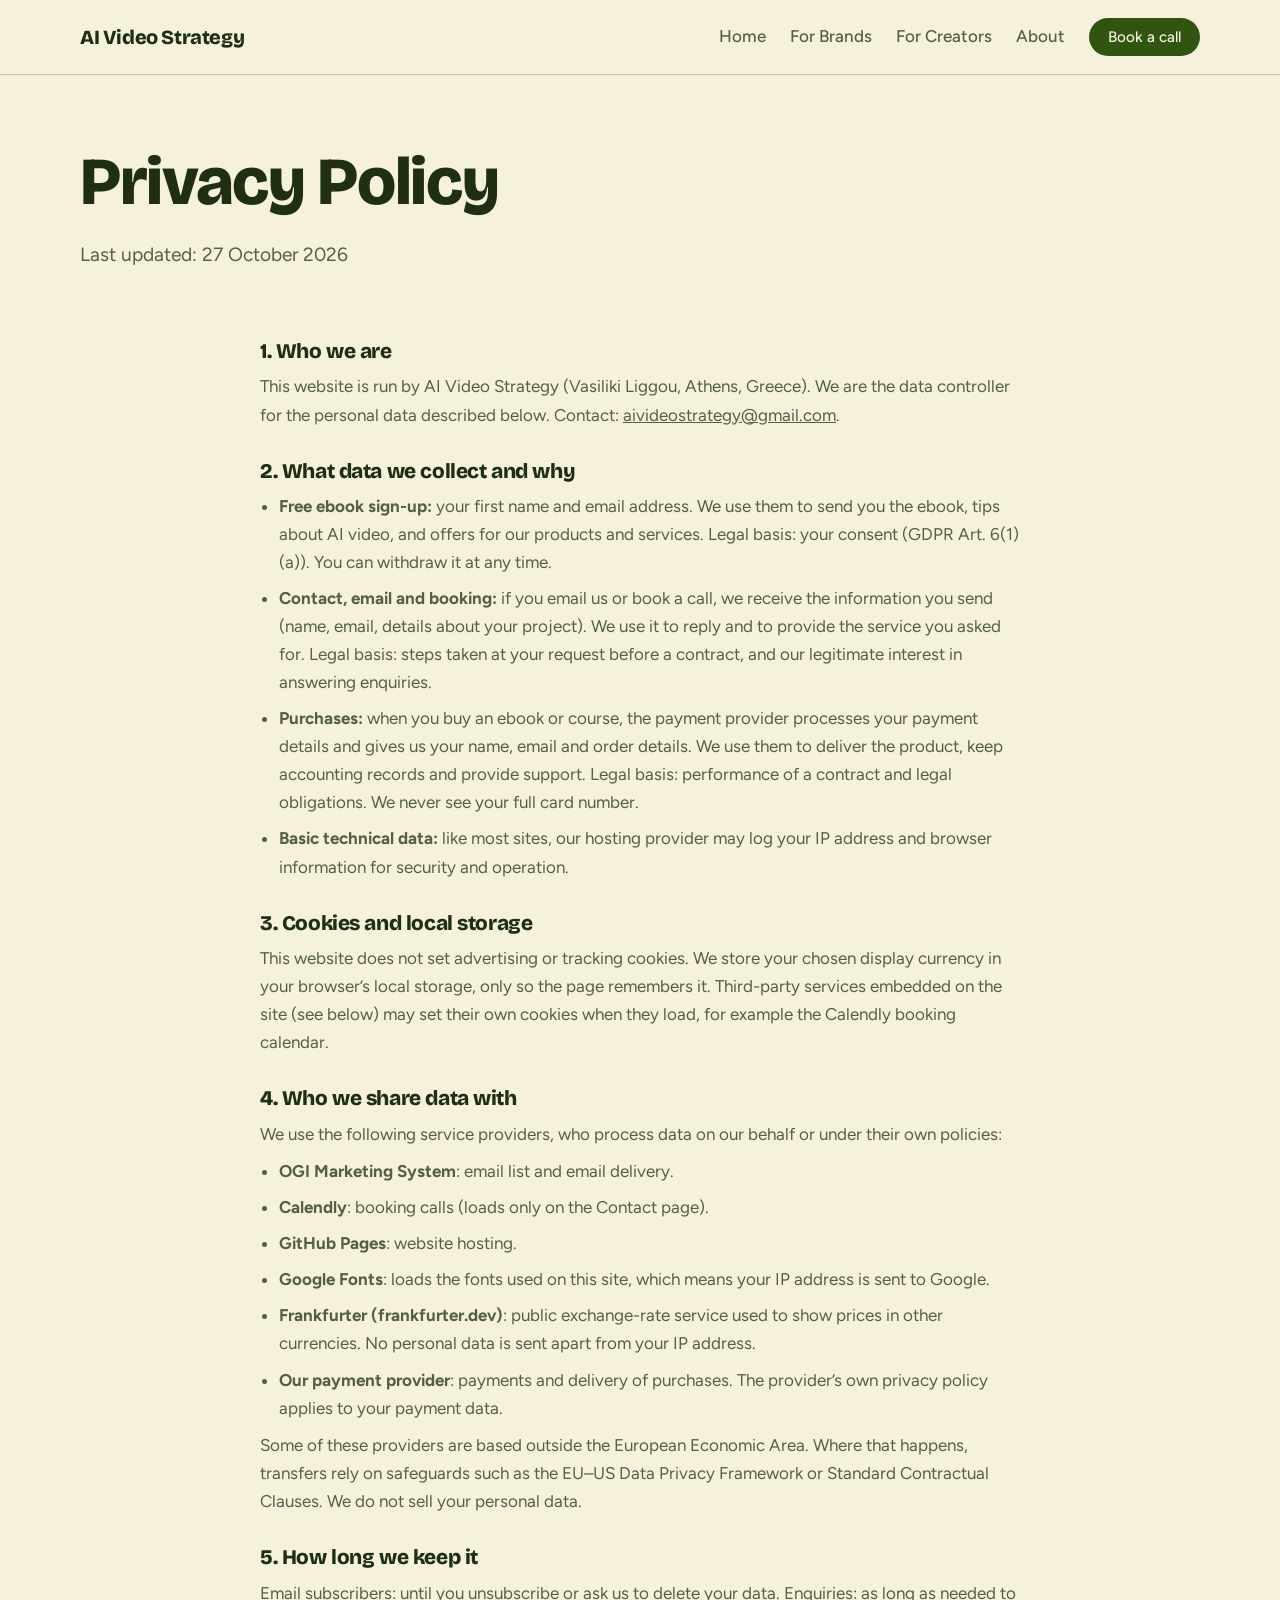
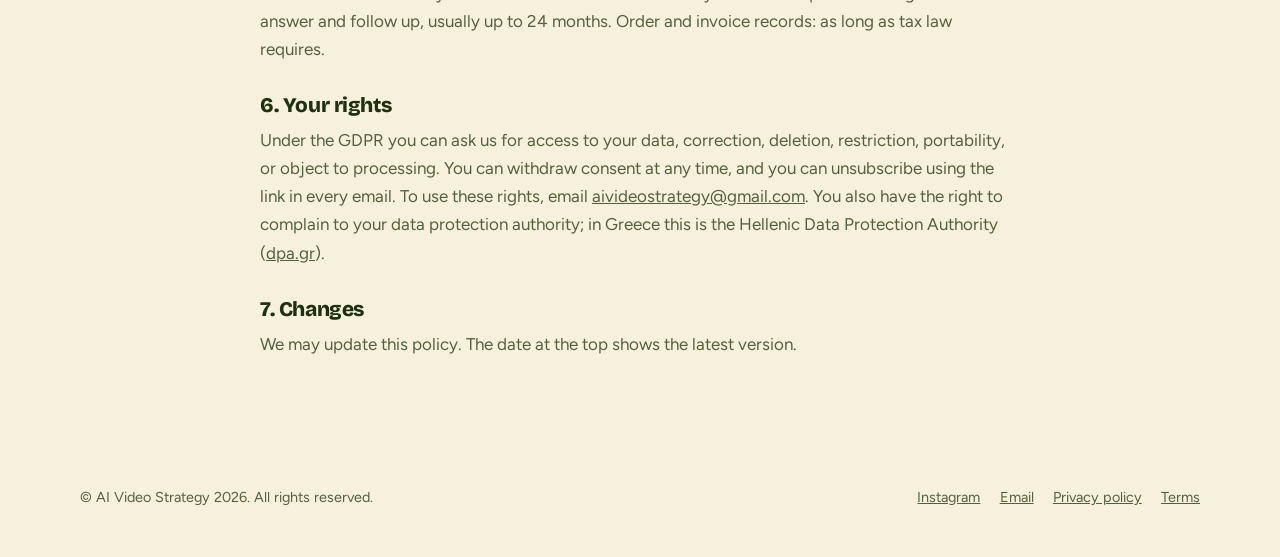
<file: privacy.html>
<!DOCTYPE html>
<html lang="en">
<head>
<meta charset="utf-8">
<meta name="viewport" content="width=device-width, initial-scale=1, viewport-fit=cover">
<title>Privacy Policy | AI Video Strategy</title>
<meta name="description" content="How AI Video Strategy collects and uses personal data.">
<link rel="preconnect" href="https://fonts.googleapis.com">
<link rel="preconnect" href="https://fonts.gstatic.com" crossorigin>
<link href="https://fonts.googleapis.com/css2?family=Bricolage+Grotesque:opsz,wght@12..96,600;12..96,800&family=Figtree:wght@400;500;600&display=swap" rel="stylesheet">
<link rel="stylesheet" href="style.css">
</head>
<body>
<header class="top"><div class="wrap"><a class="brand" href="./">AI Video Strategy</a><nav aria-label="Main"><a href="./">Home</a><a href="services">For Brands</a><a href="academy">For Creators</a><a href="about">About</a><a class="btn sm" href="contact">Book a call</a></nav></div></header>
<main>
<section class="pagehead"><div class="wrap"><h1>Privacy Policy</h1><p class="lede">Last updated: 27 October 2026</p></div></section>
<section style="padding-top:0"><div class="wrap legal">
<h2>1. Who we are</h2>
<p>This website is run by AI Video Strategy (Vasiliki Liggou, Athens, Greece). We are the data controller for the personal data described below. Contact: <a href="mailto:aivideostrategy@gmail.com">aivideostrategy@gmail.com</a>.</p>
<h2>2. What data we collect and why</h2>
<ul>
<li><b>Free ebook sign-up:</b> your first name and email address. We use them to send you the ebook, tips about AI video, and offers for our products and services. Legal basis: your consent (GDPR Art. 6(1)(a)). You can withdraw it at any time.</li>
<li><b>Contact, email and booking:</b> if you email us or book a call, we receive the information you send (name, email, details about your project). We use it to reply and to provide the service you asked for. Legal basis: steps taken at your request before a contract, and our legitimate interest in answering enquiries.</li>
<li><b>Purchases:</b> when you buy an ebook or course, the payment provider processes your payment details and gives us your name, email and order details. We use them to deliver the product, keep accounting records and provide support. Legal basis: performance of a contract and legal obligations. We never see your full card number.</li>
<li><b>Basic technical data:</b> like most sites, our hosting provider may log your IP address and browser information for security and operation.</li>
</ul>
<h2>3. Cookies and local storage</h2>
<p>This website does not set advertising or tracking cookies. We store your chosen display currency in your browser’s local storage, only so the page remembers it. Third-party services embedded on the site (see below) may set their own cookies when they load, for example the Calendly booking calendar.</p>
<h2>4. Who we share data with</h2>
<p>We use the following service providers, who process data on our behalf or under their own policies:</p>
<ul>
<li><b>OGI Marketing System</b>: email list and email delivery.</li>
<li><b>Calendly</b>: booking calls (loads only on the Contact page).</li>
<li><b>GitHub Pages</b>: website hosting.</li>
<li><b>Google Fonts</b>: loads the fonts used on this site, which means your IP address is sent to Google.</li>
<li><b>Frankfurter (frankfurter.dev)</b>: public exchange-rate service used to show prices in other currencies. No personal data is sent apart from your IP address.</li>
<li><b>Our payment provider</b>: payments and delivery of purchases. The provider’s own privacy policy applies to your payment data.</li>
</ul>
<p>Some of these providers are based outside the European Economic Area. Where that happens, transfers rely on safeguards such as the EU–US Data Privacy Framework or Standard Contractual Clauses. We do not sell your personal data.</p>
<h2>5. How long we keep it</h2>
<p>Email subscribers: until you unsubscribe or ask us to delete your data. Enquiries: as long as needed to answer and follow up, usually up to 24 months. Order and invoice records: as long as tax law requires.</p>
<h2>6. Your rights</h2>
<p>Under the GDPR you can ask us for access to your data, correction, deletion, restriction, portability, or object to processing. You can withdraw consent at any time, and you can unsubscribe using the link in every email. To use these rights, email <a href="mailto:aivideostrategy@gmail.com">aivideostrategy@gmail.com</a>. You also have the right to complain to your data protection authority; in Greece this is the Hellenic Data Protection Authority (<a href="https://www.dpa.gr">dpa.gr</a>).</p>
<h2>7. Changes</h2>
<p>We may update this policy. The date at the top shows the latest version.</p>
</div></section>

</main>
<footer><div class="wrap"><p>© AI Video Strategy 2026. All rights reserved.</p><p class="links"><a href="https://www.instagram.com/aivideostrategy/">Instagram</a><a href="mailto:aivideostrategy@gmail.com">Email</a><a href="privacy">Privacy policy</a><a href="terms">Terms</a></p></div></footer>
</body>
</html>
</file>
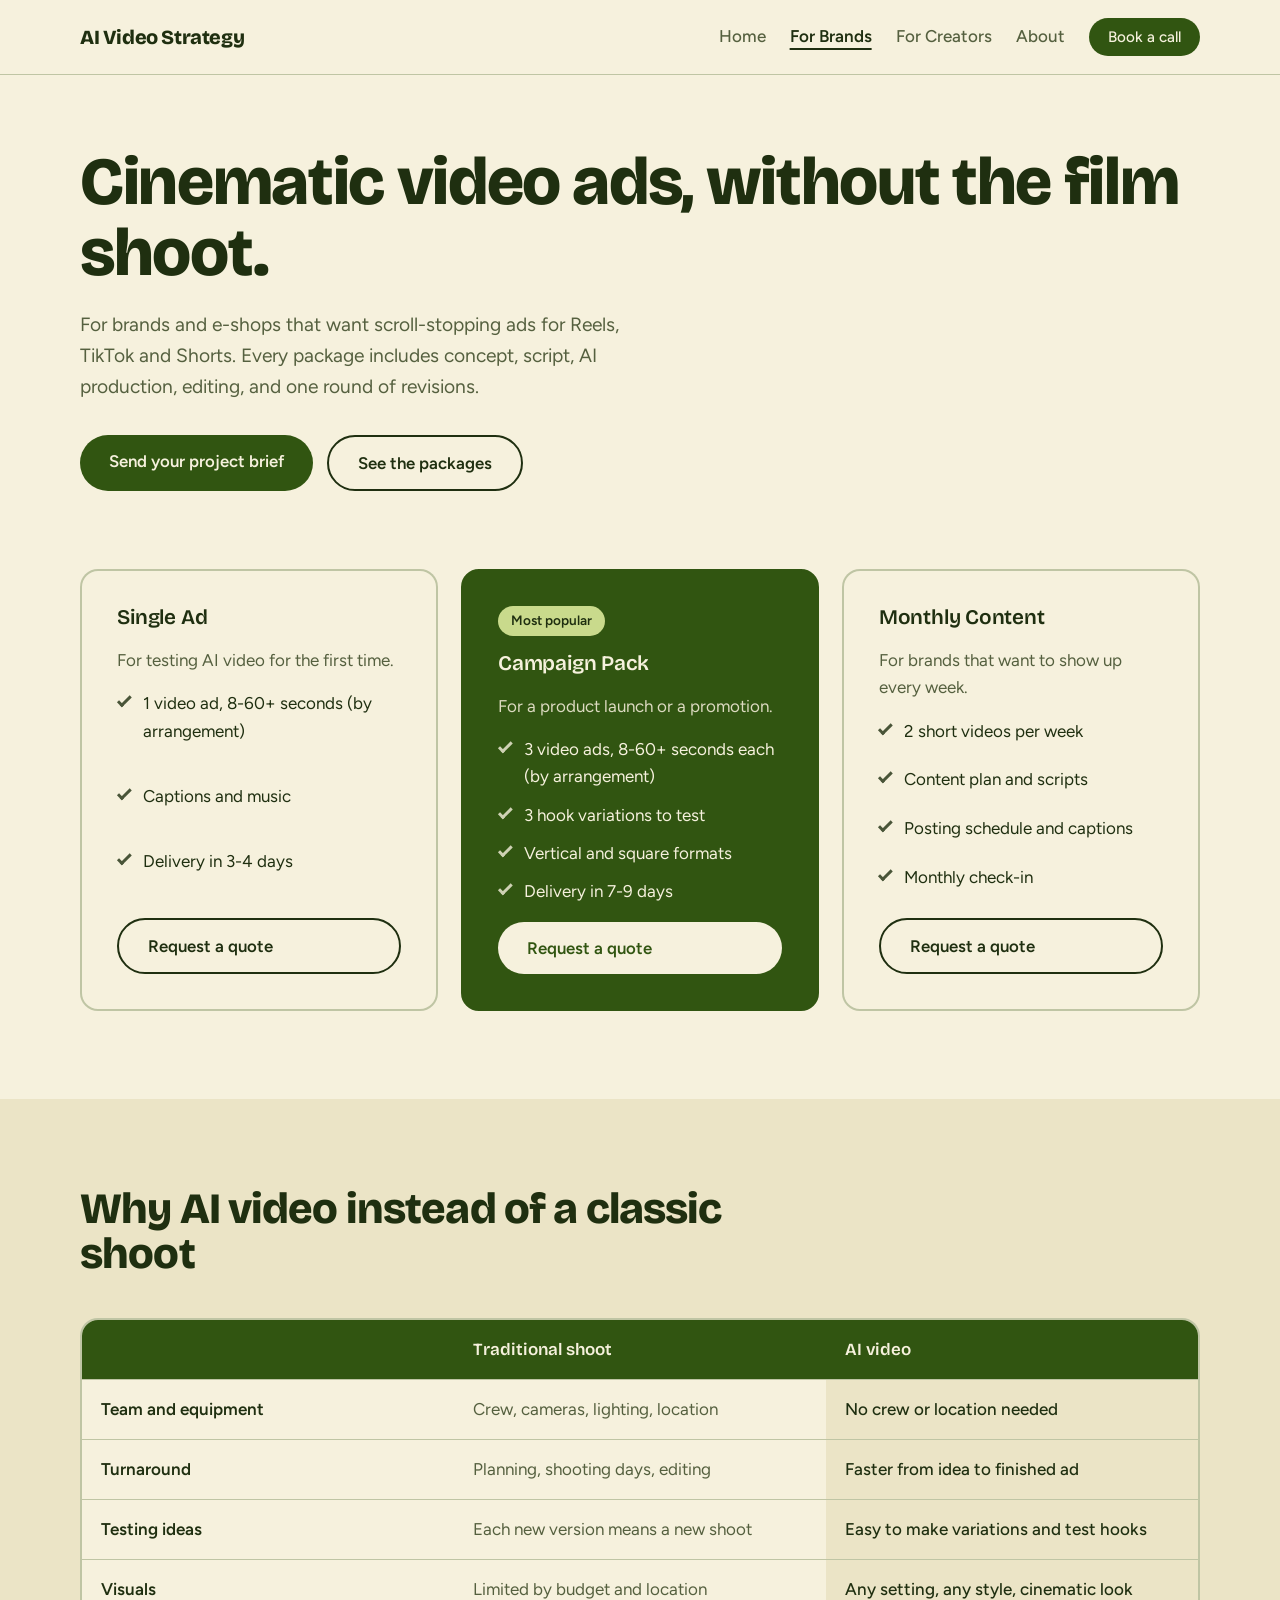
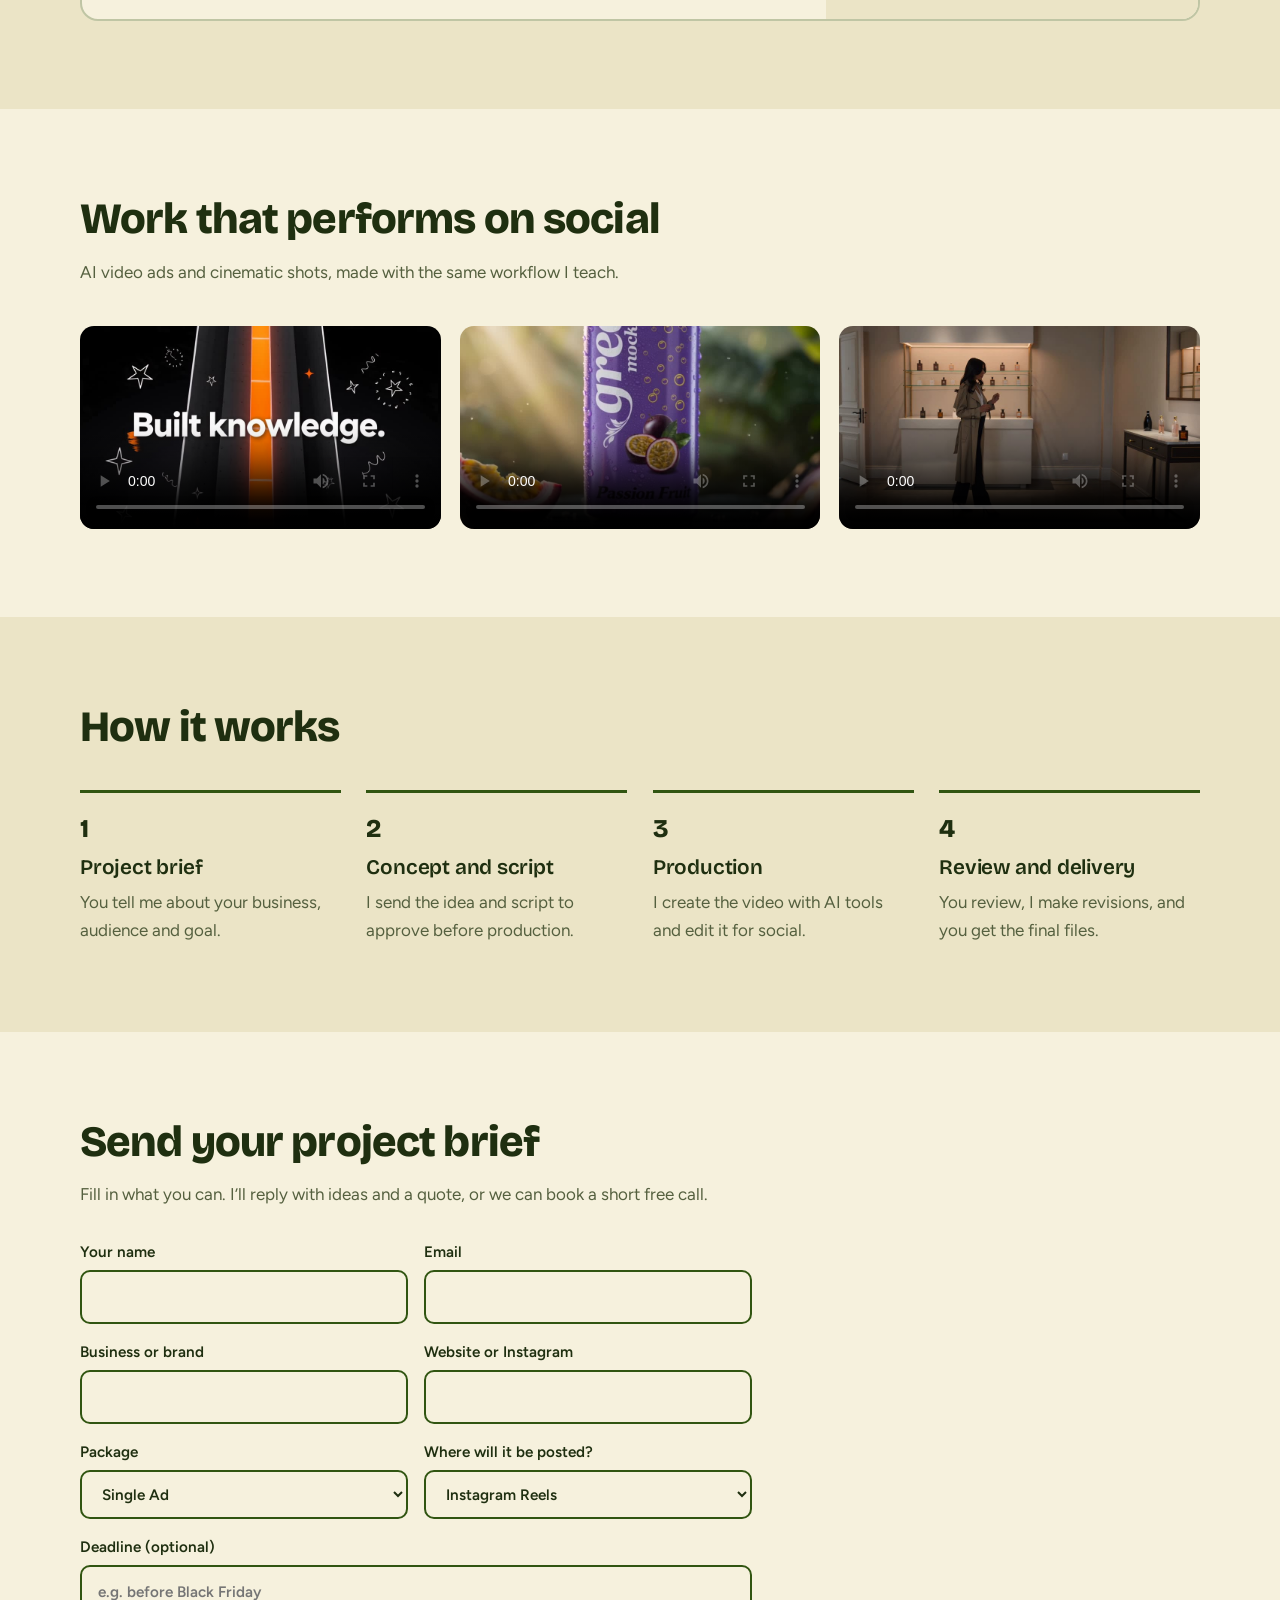
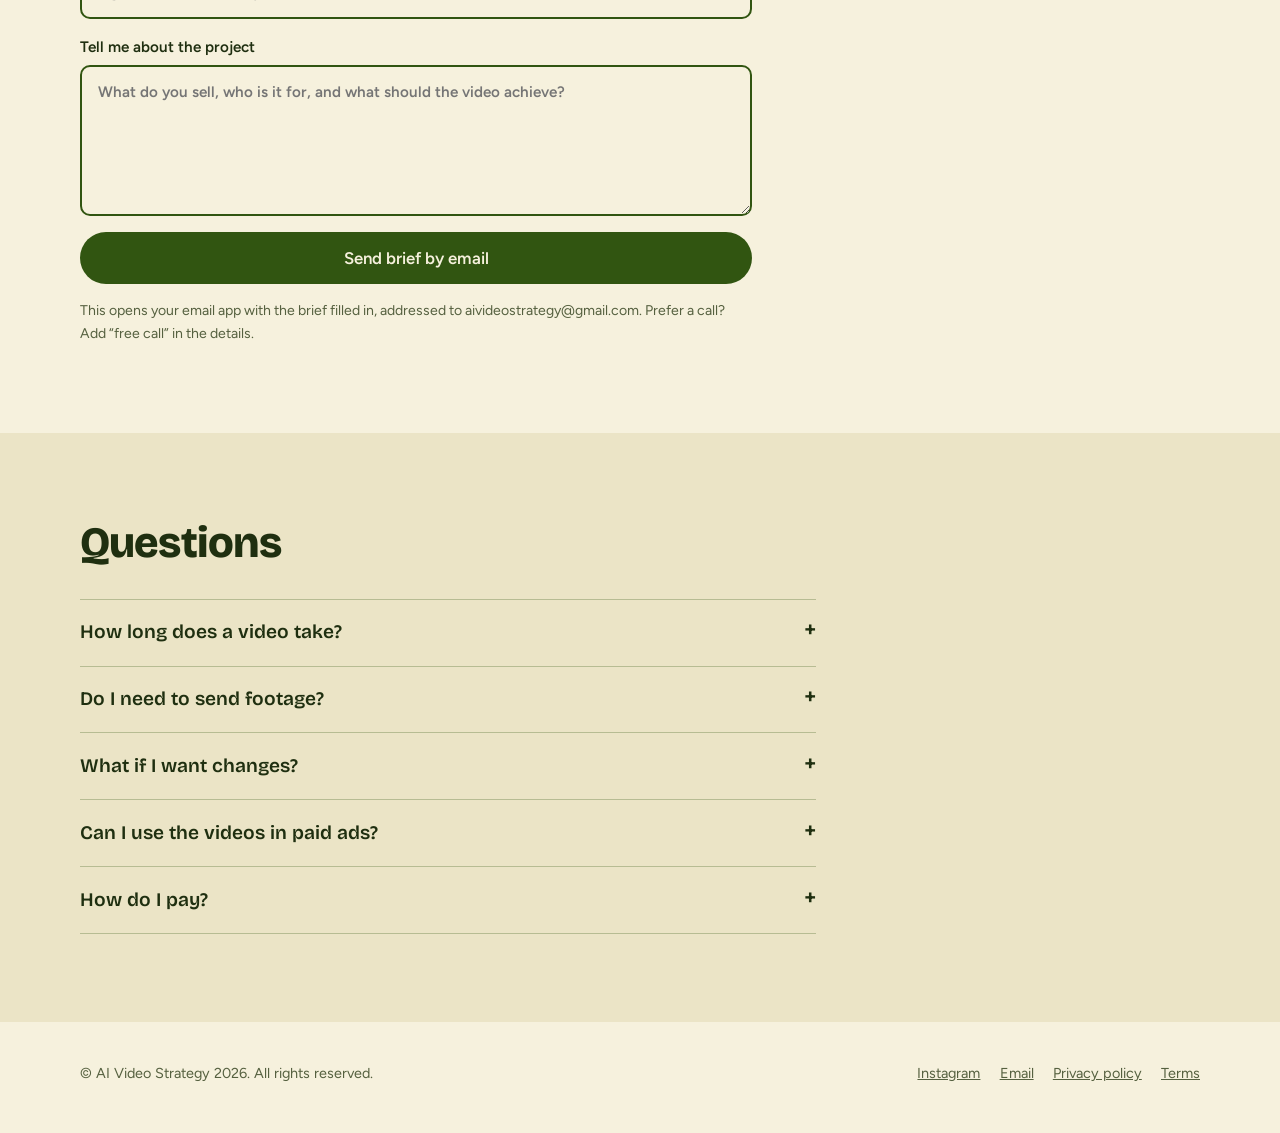
<file: services.html>
<!DOCTYPE html>
<html lang="en">
<head>
<meta charset="utf-8">
<meta name="viewport" content="width=device-width, initial-scale=1, viewport-fit=cover">
<title>Video ads for brands and e-shops | AI Video Strategy</title>
<meta name="description" content="AI video ad packages for brands and e-shops: concept, script, AI production and editing.">
<link rel="preconnect" href="https://fonts.googleapis.com">
<link rel="preconnect" href="https://fonts.gstatic.com" crossorigin>
<link href="https://fonts.googleapis.com/css2?family=Bricolage+Grotesque:opsz,wght@12..96,600;12..96,800&family=Figtree:wght@400;500;600&display=swap" rel="stylesheet">
<link rel="stylesheet" href="style.css">
</head>
<body>
<header class="top"><div class="wrap"><a class="brand" href="./">AI Video Strategy</a><nav aria-label="Main"><a href="./">Home</a><a href="services" aria-current="page">For Brands</a><a href="academy">For Creators</a><a href="about">About</a><a class="btn sm" href="contact">Book a call</a></nav></div></header>
<main>

<section class="pagehead"><div class="wrap"><h1>Cinematic video ads, without the film shoot.</h1><p class="lede">For brands and e-shops that want scroll-stopping ads for Reels, TikTok and Shorts. Every package includes concept, script, AI production, editing, and one round of revisions.</p>
<div class="cta-row"><a class="btn" href="#brief">Send your project brief</a><a class="btn ghost" href="#packages">See the packages</a></div></div></section>

<section id="packages" style="padding-top:0"><div class="wrap">
<div class="pk">
  <article class="card"><h3>Single Ad</h3><p class="for">For testing AI video for the first time.</p>    <ul><li>1 video ad, 8-60+ seconds (by arrangement)</li><li>Captions and music</li><li>Delivery in 3-4 days</li></ul><a class="btn ghost" href="#brief">Request a quote</a></article>
  <article class="card pop"><span class="tag">Most popular</span><h3>Campaign Pack</h3><p class="for">For a product launch or a promotion.</p>    <ul><li>3 video ads, 8-60+ seconds each (by arrangement)</li><li>3 hook variations to test</li><li>Vertical and square formats</li><li>Delivery in 7-9 days</li></ul><a class="btn" href="#brief">Request a quote</a></article>
  <article class="card"><h3>Monthly Content</h3><p class="for">For brands that want to show up every week.</p>    <ul><li>2 short videos per week</li><li>Content plan and scripts</li><li>Posting schedule and captions</li><li>Monthly check-in</li></ul><a class="btn ghost" href="#brief">Request a quote</a></article>
</div></div></section>

<section class="band"><div class="wrap"><div class="sec-head"><h2>Why AI video instead of a classic shoot</h2></div>
<div class="cmp" role="table" aria-label="AI video compared with a traditional shoot">
  <div class="r" role="row"><div role="columnheader"></div><div role="columnheader">Traditional shoot</div><div role="columnheader">AI video</div></div>
  <div class="r" role="row"><div>Team and equipment</div><div>Crew, cameras, lighting, location</div><div>No crew or location needed</div></div>
  <div class="r" role="row"><div>Turnaround</div><div>Planning, shooting days, editing</div><div>Faster from idea to finished ad</div></div>
  <div class="r" role="row"><div>Testing ideas</div><div>Each new version means a new shoot</div><div>Easy to make variations and test hooks</div></div>
  <div class="r" role="row"><div>Visuals</div><div>Limited by budget and location</div><div>Any setting, any style, cinematic look</div></div>
</div></div></section>

<section><div class="wrap"><div class="sec-head"><h2>Work that performs on social</h2><p>AI video ads and cinematic shots, made with the same workflow I teach.</p></div><div class="samples"><figure class="vid"><video controls preload="metadata" playsinline poster="sample1.jpg"><source src="sample1.mp4" type="video/mp4"></video></figure><figure class="vid"><video controls preload="metadata" playsinline poster="sample2.jpg"><source src="sample2.mp4" type="video/mp4"></video></figure><figure class="vid"><video controls preload="metadata" playsinline poster="sample3.jpg"><source src="sample3.mp4" type="video/mp4"></video></figure></div></div></section>

<section class="band"><div class="wrap"><h2>How it works</h2>
<div class="steps">
  <div class="step"><h3>Project brief</h3><p>You tell me about your business, audience and goal.</p></div>
  <div class="step"><h3>Concept and script</h3><p>I send the idea and script to approve before production.</p></div>
  <div class="step"><h3>Production</h3><p>I create the video with AI tools and edit it for social.</p></div>
  <div class="step"><h3>Review and delivery</h3><p>You review, I make revisions, and you get the final files.</p></div>
</div></div></section>

<section id="brief"><div class="wrap"><div class="sec-head"><h2>Send your project brief</h2><p>Fill in what you can. I’ll reply with ideas and a quote, or we can book a short free call.</p></div>
<form class="brief" id="brief-form" novalidate>
  <div class="two"><label>Your name<input type="text" name="name" autocomplete="name" required></label><label>Email<input type="email" name="email" autocomplete="email" required></label></div>
  <div class="two"><label>Business or brand<input type="text" name="business" required></label><label>Website or Instagram<input type="text" name="link"></label></div>
  <div class="two"><label>Package<select name="package"><option>Single Ad</option><option>Campaign Pack</option><option>Monthly Content</option><option>Not sure yet</option></select></label>
  <label>Where will it be posted?<select name="platform"><option>Instagram Reels</option><option>TikTok</option><option>YouTube Shorts</option><option>Paid ads (Meta / TikTok)</option><option>Several platforms</option></select></label></div>
  <label>Deadline (optional)<input type="text" name="deadline" placeholder="e.g. before Black Friday"></label>
  <label>Tell me about the project<textarea name="details" rows="5" required placeholder="What do you sell, who is it for, and what should the video achieve?"></textarea></label>
  <button class="btn" type="submit">Send brief by email</button>
  <p class="fine">This opens your email app with the brief filled in, addressed to aivideostrategy@gmail.com. Prefer a call? Add “free call” in the details.</p>
</form></div></section>

<section class="band"><div class="wrap"><h2>Questions</h2><div class="faq">
<details><summary>How long does a video take?</summary><p>It depends on the length, the type of video and the level of difficulty. On average, I spend about 5 hours of work per video. Delivery takes 3-4 days for a Single Ad and 7-9 days for a Campaign Pack.</p></details>
<details><summary>Do I need to send footage?</summary><p>No. I can create the video from scratch. If you have product photos or a logo, send them and I’ll use them.</p></details>
<details><summary>What if I want changes?</summary><p>Each package includes one round of revisions. Extra rounds can be added.</p></details>
<details><summary>Can I use the videos in paid ads?</summary><p>Yes, but we agree on it first. Tell me where you want to run the videos and I’ll confirm the usage details with your quote.</p></details>
<details><summary>How do I pay?</summary><p>You can pay by bank transfer, PayPal or a card payment link. We agree on the payment details together before we start.</p></details>
</div></div></section>
<script>
document.getElementById('brief-form').addEventListener('submit',function(e){
  e.preventDefault();var f=e.target;if(!f.reportValidity())return;
  var g=function(n){return f.elements.namedItem(n).value.trim()};
  var body=['Name: '+g('name'),'Email: '+g('email'),'Business: '+g('business'),'Website/Instagram: '+g('link'),'Package: '+g('package'),'Platform: '+g('platform'),'Deadline: '+g('deadline'),'','Project:',g('details')].join('\n');
  window.location.href='mailto:aivideostrategy@gmail.com?subject='+encodeURIComponent('Project brief: '+g('business'))+'&body='+encodeURIComponent(body);
});
</script>

</main>
<footer><div class="wrap"><p>© AI Video Strategy 2026. All rights reserved.</p><p class="links"><a href="https://www.instagram.com/aivideostrategy/">Instagram</a><a href="mailto:aivideostrategy@gmail.com">Email</a><a href="privacy">Privacy policy</a><a href="terms">Terms</a></p></div></footer>
</body>
</html>
</file>
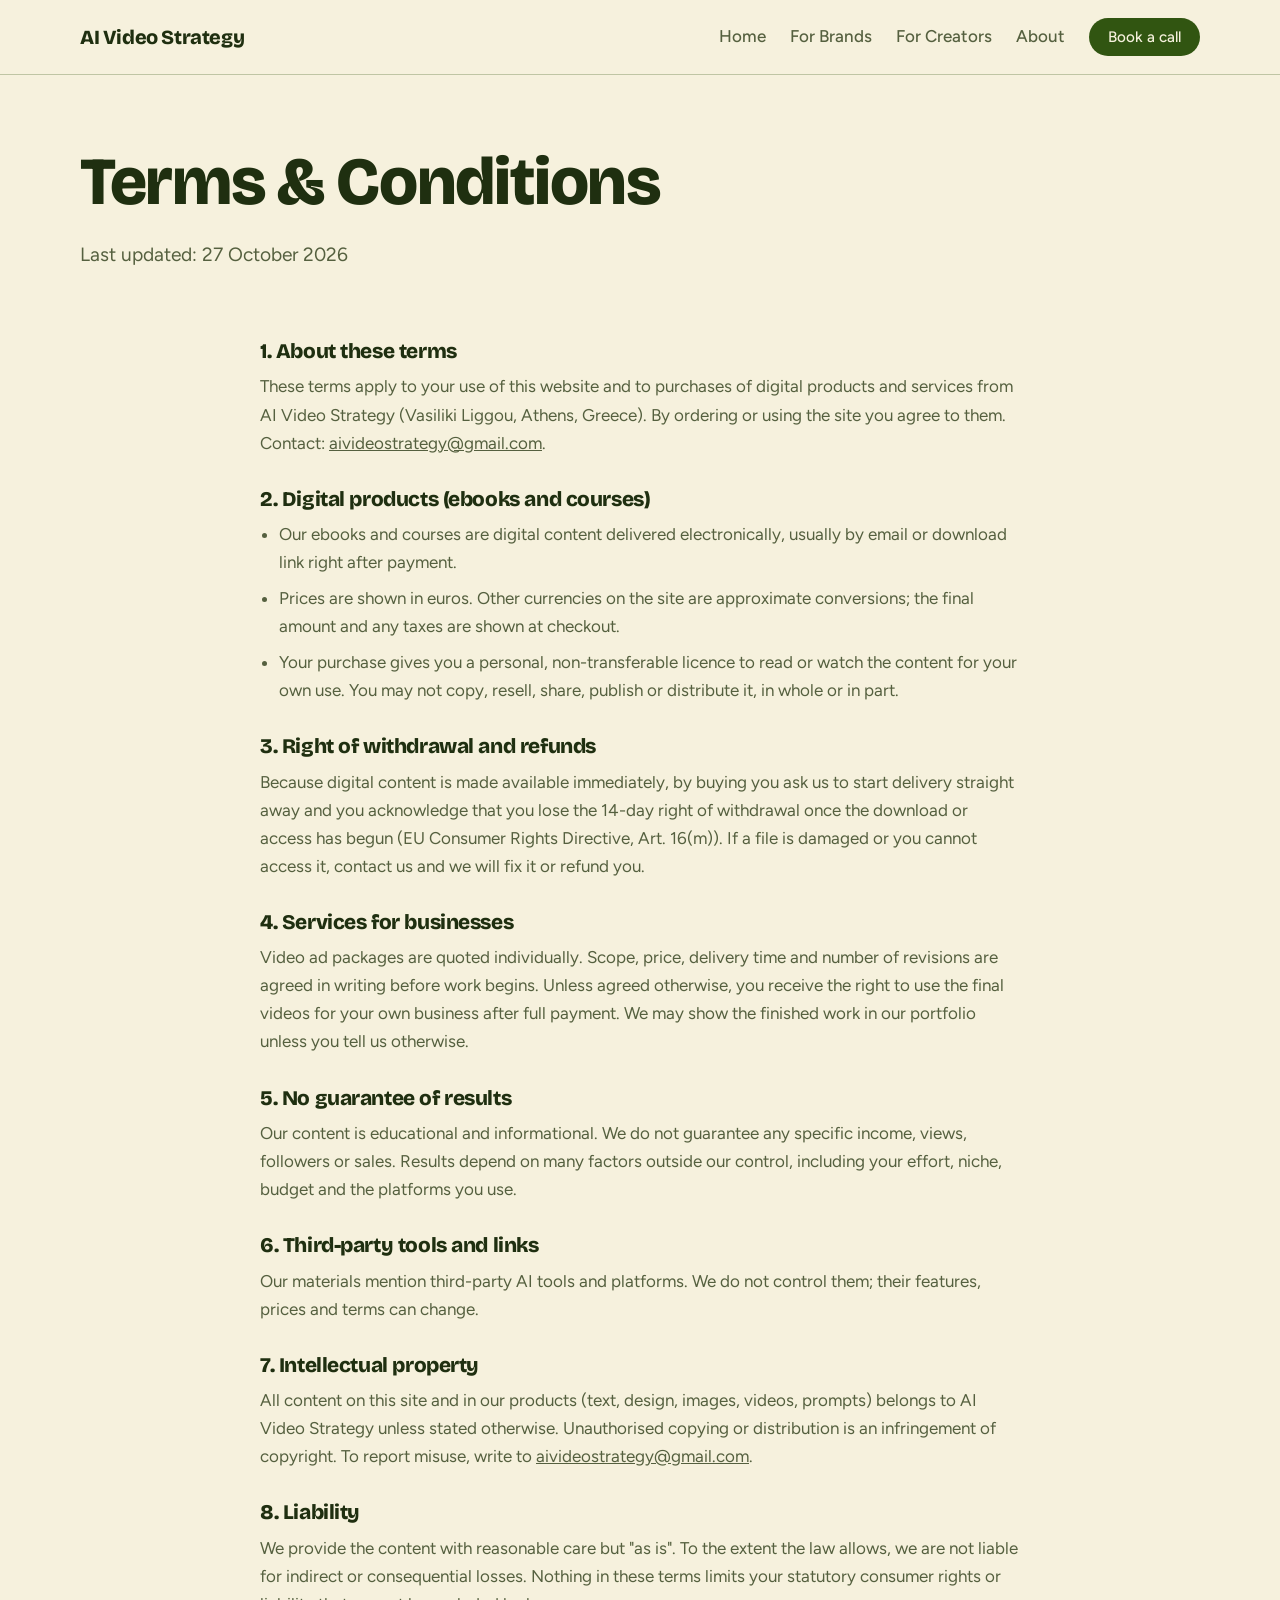
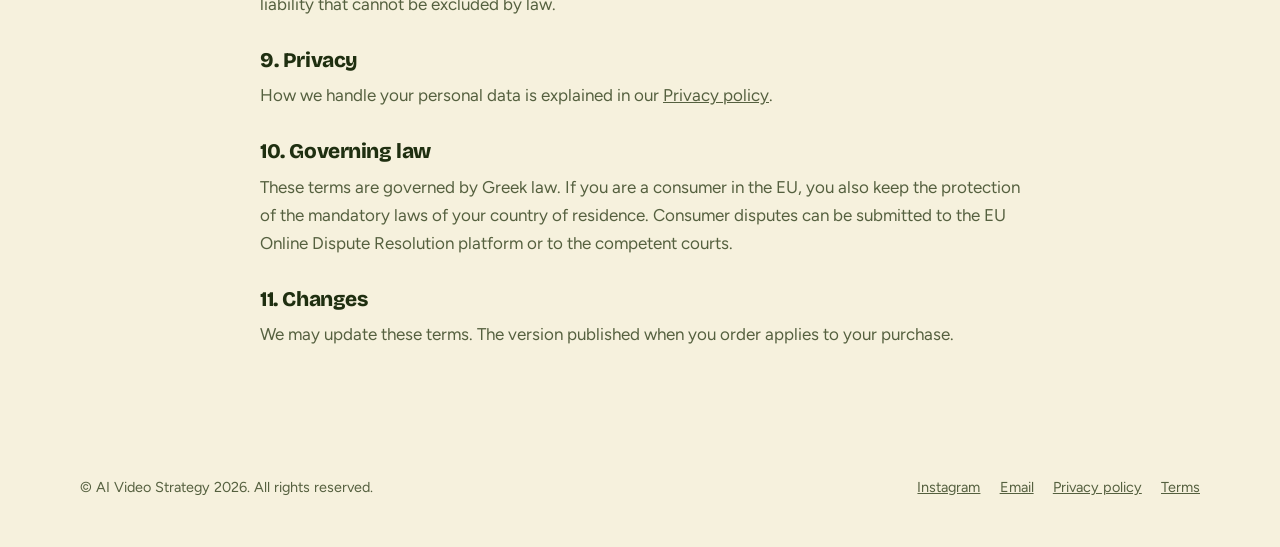
<file: terms.html>
<!DOCTYPE html>
<html lang="en">
<head>
<meta charset="utf-8">
<meta name="viewport" content="width=device-width, initial-scale=1, viewport-fit=cover">
<title>Terms & Conditions | AI Video Strategy</title>
<meta name="description" content="Terms and conditions for AI Video Strategy products and services.">
<link rel="preconnect" href="https://fonts.googleapis.com">
<link rel="preconnect" href="https://fonts.gstatic.com" crossorigin>
<link href="https://fonts.googleapis.com/css2?family=Bricolage+Grotesque:opsz,wght@12..96,600;12..96,800&family=Figtree:wght@400;500;600&display=swap" rel="stylesheet">
<link rel="stylesheet" href="style.css">
</head>
<body>
<header class="top"><div class="wrap"><a class="brand" href="./">AI Video Strategy</a><nav aria-label="Main"><a href="./">Home</a><a href="services">For Brands</a><a href="academy">For Creators</a><a href="about">About</a><a class="btn sm" href="contact">Book a call</a></nav></div></header>
<main>
<section class="pagehead"><div class="wrap"><h1>Terms & Conditions</h1><p class="lede">Last updated: 27 October 2026</p></div></section>
<section style="padding-top:0"><div class="wrap legal">
<h2>1. About these terms</h2>
<p>These terms apply to your use of this website and to purchases of digital products and services from AI Video Strategy (Vasiliki Liggou, Athens, Greece). By ordering or using the site you agree to them. Contact: <a href="mailto:aivideostrategy@gmail.com">aivideostrategy@gmail.com</a>.</p>
<h2>2. Digital products (ebooks and courses)</h2>
<ul>
<li>Our ebooks and courses are digital content delivered electronically, usually by email or download link right after payment.</li>
<li>Prices are shown in euros. Other currencies on the site are approximate conversions; the final amount and any taxes are shown at checkout.</li>
<li>Your purchase gives you a personal, non-transferable licence to read or watch the content for your own use. You may not copy, resell, share, publish or distribute it, in whole or in part.</li>
</ul>
<h2>3. Right of withdrawal and refunds</h2>
<p>Because digital content is made available immediately, by buying you ask us to start delivery straight away and you acknowledge that you lose the 14-day right of withdrawal once the download or access has begun (EU Consumer Rights Directive, Art. 16(m)). If a file is damaged or you cannot access it, contact us and we will fix it or refund you.</p>
<h2>4. Services for businesses</h2>
<p>Video ad packages are quoted individually. Scope, price, delivery time and number of revisions are agreed in writing before work begins. Unless agreed otherwise, you receive the right to use the final videos for your own business after full payment. We may show the finished work in our portfolio unless you tell us otherwise.</p>
<h2>5. No guarantee of results</h2>
<p>Our content is educational and informational. We do not guarantee any specific income, views, followers or sales. Results depend on many factors outside our control, including your effort, niche, budget and the platforms you use.</p>
<h2>6. Third-party tools and links</h2>
<p>Our materials mention third-party AI tools and platforms. We do not control them; their features, prices and terms can change.</p>
<h2>7. Intellectual property</h2>
<p>All content on this site and in our products (text, design, images, videos, prompts) belongs to AI Video Strategy unless stated otherwise. Unauthorised copying or distribution is an infringement of copyright. To report misuse, write to <a href="mailto:aivideostrategy@gmail.com">aivideostrategy@gmail.com</a>.</p>
<h2>8. Liability</h2>
<p>We provide the content with reasonable care but "as is". To the extent the law allows, we are not liable for indirect or consequential losses. Nothing in these terms limits your statutory consumer rights or liability that cannot be excluded by law.</p>
<h2>9. Privacy</h2>
<p>How we handle your personal data is explained in our <a href="privacy">Privacy policy</a>.</p>
<h2>10. Governing law</h2>
<p>These terms are governed by Greek law. If you are a consumer in the EU, you also keep the protection of the mandatory laws of your country of residence. Consumer disputes can be submitted to the EU Online Dispute Resolution platform or to the competent courts.</p>
<h2>11. Changes</h2>
<p>We may update these terms. The version published when you order applies to your purchase.</p>
</div></section>

</main>
<footer><div class="wrap"><p>© AI Video Strategy 2026. All rights reserved.</p><p class="links"><a href="https://www.instagram.com/aivideostrategy/">Instagram</a><a href="mailto:aivideostrategy@gmail.com">Email</a><a href="privacy">Privacy policy</a><a href="terms">Terms</a></p></div></footer>
</body>
</html>
</file>
<file: style.css>
:root{
  box-sizing:border-box;padding-top:env(safe-area-inset-top,0px);padding-bottom:env(safe-area-inset-bottom,0px);
  --bg:#f6f1dd;--ink:#1f2f10;--muted:#55603f;--line:rgba(49,85,17,.28);--soft:#ebe4c6;--brand:#315511;--on-brand:#f6f1dd;
  --btn-bg:#315511;--btn-ink:#f6f1dd;--hi:#c9da8c;
  --display:"Bricolage Grotesque","Trebuchet MS",system-ui,sans-serif;--body:"Figtree",system-ui,-apple-system,"Segoe UI",sans-serif;
  color-scheme:light;
}
@media (prefers-color-scheme:dark){:root:not([data-theme="light"]){--bg:#101a08;--ink:#f6f1dd;--muted:#b9bf9f;--line:rgba(246,241,221,.24);--soft:#1a2a0e;--btn-bg:#f6f1dd;--btn-ink:#315511;color-scheme:dark}}
:root[data-theme="dark"]{--bg:#101a08;--ink:#f6f1dd;--muted:#b9bf9f;--line:rgba(246,241,221,.24);--soft:#1a2a0e;--btn-bg:#f6f1dd;--btn-ink:#315511;color-scheme:dark}
*,*::before,*::after{box-sizing:inherit}
body{margin:0;background:var(--bg);color:var(--ink);font:400 1.0625rem/1.6 var(--body);-webkit-font-smoothing:antialiased}
h1,h2,h3{font-family:var(--display);line-height:1.05;letter-spacing:-.02em;margin:0}
h1{font-weight:800;font-size:clamp(2.3rem,5.6vw,4.2rem)}
h2{font-weight:800;font-size:clamp(1.8rem,3.6vw,2.7rem)}
h3{font-weight:600;font-size:1.3rem;line-height:1.2;letter-spacing:-.01em}
p{margin:0}img{display:block;max-width:100%;height:auto}a{color:inherit}
.wrap{width:min(1120px,100% - 2.5rem);margin-inline:auto}
:focus-visible{outline:3px solid var(--ink);outline-offset:3px;border-radius:4px}
.draft{background:#c9da8c;color:#1f2f10;text-align:center;font-weight:600;font-size:.9rem;padding:.5rem 1rem}
/* header */
.top{padding:1.1rem 0;border-bottom:1px solid var(--line)}
.top .wrap{display:flex;justify-content:space-between;align-items:center;gap:1rem 2rem;flex-wrap:wrap}
.brand{font-family:var(--display);font-weight:800;font-size:1.25rem;letter-spacing:-.02em;text-decoration:none}
.top nav{display:flex;gap:.4rem 1.5rem;align-items:center;flex-wrap:wrap}
.top nav a{text-decoration:none;font-weight:500;color:var(--muted)}
.top nav a:hover{color:var(--ink)}
.top nav a[aria-current="page"]{color:var(--ink);font-weight:600;text-decoration:underline;text-decoration-thickness:2px;text-underline-offset:6px}
.top nav a.btn{color:var(--btn-ink);text-decoration:none}
/* buttons */
.btn{display:inline-block;font:600 1.05rem var(--body);background:var(--btn-bg);color:var(--btn-ink);border:0;border-radius:999px;padding:1rem 1.8rem;cursor:pointer;text-decoration:none;transition:transform .15s ease}
.btn:hover{transform:translateY(-2px)}
.btn.ghost{background:transparent;color:var(--ink);border:2px solid var(--ink)}
.btn.sm{padding:.65rem 1.2rem;font-size:.95rem}
.cta-row{display:flex;flex-wrap:wrap;gap:.9rem;margin-top:2rem}
/* sections */
section{padding:clamp(3rem,7vw,5.5rem) 0}
.band{background:var(--soft)}
.sec-head{max-width:42rem}
.sec-head p,.lede{color:var(--muted);margin-top:1rem}
.lede{font-size:1.2rem;max-width:36rem;margin-top:1.4rem}
.hero{padding:clamp(2.5rem,6vw,5rem) 0}
.hero .wrap{display:grid;grid-template-columns:1.1fr .9fr;gap:clamp(2rem,6vw,5rem);align-items:center}
.pagehead{padding:clamp(2.5rem,6vw,4.5rem) 0 clamp(1.5rem,3vw,2.5rem)}
.photo{border-radius:14px;overflow:hidden;line-height:0;background:#8d8d92}
.stats{display:flex;flex-wrap:wrap;gap:2rem;margin-top:2.2rem}
.stats div{display:grid}.stats b{font-family:var(--display);font-weight:800;font-size:2rem;letter-spacing:-.02em}.stats span{color:var(--muted);font-size:.92rem}
/* cards */
.pk,.grid3,.path,.steps{display:grid;gap:1.4rem;margin-top:2.5rem}
.pk,.grid3,.path{grid-template-columns:repeat(3,1fr)}
.steps{grid-template-columns:repeat(4,1fr);gap:1.6rem;counter-reset:s}
.path{counter-reset:p;gap:1.8rem}
.card{border:2px solid var(--line);border-radius:18px;padding:clamp(1.5rem,3vw,2.2rem);display:flex;flex-direction:column;gap:1rem;background:var(--bg)}
.card.pop{background:var(--brand);color:var(--on-brand);border-color:var(--brand)}
.card .price{font-family:var(--display);font-weight:800;font-size:2.4rem;letter-spacing:-.02em}
.card .price small{font-family:var(--body);font-weight:500;font-size:.95rem;opacity:.8;letter-spacing:0}
.card .for{color:var(--muted)}.card.pop .for{color:#dcdac0}
.card ul{list-style:none;margin:0;padding:0;display:grid;gap:.7rem;flex:1}
.card li{padding-left:1.6rem;position:relative}
.card li::before{content:"";position:absolute;left:.1rem;top:.5rem;width:.85rem;height:.45rem;border-left:3px solid currentColor;border-bottom:3px solid currentColor;transform:rotate(-45deg) translateY(-30%);opacity:.8}
.card.pop .btn{background:var(--on-brand);color:var(--brand)}
.tag{align-self:flex-start;font-weight:600;font-size:.85rem;background:var(--hi);color:#1f2f10;border-radius:999px;padding:.25rem .8rem}
.step{border-top:3px solid var(--brand);padding-top:1rem}
.step p{color:var(--muted);margin-top:.5rem}
.steps .step:before{counter-increment:s;content:counter(s);font-family:var(--display);font-weight:800;font-size:1.6rem;display:block;margin-bottom:.4rem}
.path .step:before{counter-increment:p;content:counter(p);font-family:var(--display);font-weight:800;font-size:1.6rem;display:block;margin-bottom:.4rem}
.prod{border:2px solid var(--line);border-radius:18px;overflow:hidden;display:flex;flex-direction:column;background:var(--bg)}
.prod .art{aspect-ratio:16/10;background:var(--brand);color:var(--on-brand);display:grid;place-items:center;padding:1rem;text-align:center;font-family:var(--display);font-weight:800;font-size:1.3rem;line-height:1.1;position:relative}
.prod .art.alt{background:#4a7a22}.prod .art.alt2{background:#1f3a0b}
.prod .body{padding:1.3rem 1.4rem 1.5rem;display:flex;flex-direction:column;gap:.8rem;flex:1}
.prod .body p{color:var(--muted);flex:1}.prod .body .btn{align-self:flex-start}
.soon{position:absolute;top:.8rem;left:.8rem;font-family:var(--body);font-weight:600;font-size:.8rem;background:var(--hi);color:#1f2f10;border-radius:999px;padding:.2rem .7rem}
.link-card{display:flex;flex-direction:column;gap:.8rem;border:2px solid var(--line);border-radius:18px;padding:1.6rem;text-decoration:none;background:var(--bg);transition:transform .15s ease}
.link-card:hover{transform:translateY(-3px)}
.link-card p{color:var(--muted)}.link-card b{font-weight:600}
/* banner */
.banner{background:var(--brand);color:var(--on-brand);border-radius:22px;padding:clamp(1.6rem,4vw,3rem);display:grid;grid-template-columns:.55fr 1.45fr;gap:clamp(1.5rem,4vw,3.5rem);align-items:center}
.banner .cov{max-width:230px;border-radius:4px 10px 10px 4px;overflow:hidden;line-height:0;box-shadow:-8px 10px 0 rgba(0,0,0,.2),0 20px 34px rgba(0,0,0,.28);transform:rotate(-3deg);justify-self:center}
.banner p{color:#dcdac0;margin-top:1rem;max-width:34rem}
.banner .btn{background:var(--on-brand);color:var(--brand);margin-top:1.6rem}
/* samples, empty, faq, split */
.samples{display:grid;grid-template-columns:repeat(3,1fr);gap:1.2rem;margin-top:2.5rem}
.vid{aspect-ratio:9/16;border-radius:14px;background:var(--brand);color:var(--on-brand);display:grid;align-items:end;text-align:center;padding:1rem;position:relative;overflow:hidden}
.vid::before{content:"";width:3.4rem;height:3.4rem;border-radius:50%;background:var(--hi);position:absolute;top:45%;left:50%;transform:translate(-50%,-50%)}
.vid::after{content:"";position:absolute;top:45%;left:50%;transform:translate(-35%,-50%);border-left:.95rem solid var(--brand);border-top:.6rem solid transparent;border-bottom:.6rem solid transparent}
.vid span{font-weight:600;font-size:.95rem;opacity:.9}
.empty{border:2px dashed var(--line);border-radius:18px;padding:clamp(1.6rem,4vw,2.6rem);margin-top:2rem;color:var(--muted)}
.empty b{display:block;font-family:var(--display);font-size:1.3rem;color:var(--ink);margin-bottom:.4rem}
.faq{margin-top:2rem;border-top:1px solid var(--line);max-width:46rem}
details{border-bottom:1px solid var(--line);padding:1.1rem 0}
summary{cursor:pointer;font-family:var(--display);font-weight:600;font-size:1.2rem;list-style:none;display:flex;justify-content:space-between;gap:1rem}
summary::-webkit-details-marker{display:none}summary::after{content:"+";font-size:1.5rem;line-height:1}
details[open] summary::after{content:"–"}details p{color:var(--muted);margin-top:.7rem}
.split{display:grid;grid-template-columns:.8fr 1.2fr;gap:clamp(2rem,6vw,5rem);align-items:start}
.split .copy p{margin-top:1.1rem;max-width:40rem}
.split .photos{display:grid;gap:1.2rem}
.contact-grid{display:grid;grid-template-columns:1fr 1fr;gap:1.4rem;margin-top:2.5rem}
.contact-grid .card p{color:var(--muted)}
.contact-grid ul{margin:0;padding-left:1.2rem;color:var(--muted);display:grid;gap:.4rem}
.final{background:var(--brand);color:var(--on-brand);text-align:center}
.final p{margin:1rem auto 0;max-width:34rem;color:#e6e4cc}
.final .btn{background:var(--on-brand);color:var(--brand);margin-top:2rem}
footer{padding:2.5rem 0 3rem;color:var(--muted);font-size:.9rem}
footer .wrap{display:flex;flex-wrap:wrap;justify-content:space-between;gap:1rem 2rem}
footer .links{display:flex;gap:1.2rem;flex-wrap:wrap}
@media (max-width:860px){
  .hero .wrap,.split,.banner,.contact-grid,.pk,.grid3,.path{grid-template-columns:1fr}
  .steps{grid-template-columns:1fr 1fr}
  .samples{gap:.6rem}.vid span{font-size:.75rem}
  .banner .cov{max-width:170px}
  .split .photos{max-width:340px}
}
@media (max-width:520px){.steps{grid-template-columns:1fr}.top nav{gap:.4rem 1rem}}
@media (prefers-reduced-motion:reduce){*{transition:none!important}}
/* dual entry, compare, brief form */
.dual{display:grid;grid-template-columns:1fr 1fr;gap:1rem;margin-top:2rem;max-width:40rem}
.dual a{display:flex;flex-direction:column;gap:.35rem;text-decoration:none;border-radius:16px;padding:1.2rem 1.3rem;transition:transform .15s ease}
.dual a:hover{transform:translateY(-3px)}
.dual a small{font-size:.85rem;opacity:.85}
.dual a b{font-family:var(--display);font-size:1.3rem;line-height:1.15;letter-spacing:-.01em}
.dual a span{font-weight:600;font-size:.95rem}
.dual .d1{background:var(--btn-bg);color:var(--btn-ink)}
.dual .d2{border:2px solid var(--ink)}
.cmp{margin-top:2.5rem;border:2px solid var(--line);border-radius:18px;overflow:hidden;background:var(--bg)}
.cmp .r{display:grid;grid-template-columns:1fr 1fr 1fr;border-top:1px solid var(--line)}
.cmp .r:first-child{border-top:0;background:var(--brand);color:var(--on-brand);font-family:var(--display);font-weight:600}
.cmp .r>div{padding:1rem 1.2rem}
.cmp .r>div:first-child{font-weight:600}
.cmp .r:not(:first-child)>div:nth-child(2){color:var(--muted)}
.cmp .r:not(:first-child)>div:nth-child(3){background:var(--soft);font-weight:500}
.brief{display:grid;gap:1rem;max-width:42rem;margin-top:2rem}
.brief label{display:grid;gap:.35rem;font-weight:600;font-size:.95rem}
.brief input,.brief select,.brief textarea{font:inherit;color:var(--ink);background:var(--bg);border:2px solid var(--brand);border-radius:10px;padding:.8rem 1rem;width:100%}
.brief .two{display:grid;grid-template-columns:1fr 1fr;gap:1rem}
.brief .fine{font-size:.88rem;color:var(--muted)}
:root[data-theme="dark"] .brief input,:root[data-theme="dark"] .brief select,:root[data-theme="dark"] .brief textarea{border-color:var(--ink)}
@media (prefers-color-scheme:dark){:root:not([data-theme="light"]) .brief input,:root:not([data-theme="light"]) .brief select,:root:not([data-theme="light"]) .brief textarea{border-color:var(--ink)}}
.note{background:var(--soft);border-left:6px solid var(--brand);border-radius:12px;padding:1.1rem 1.3rem;margin-top:2rem;color:var(--muted);max-width:46rem}
.prod .price{font-family:var(--display);font-weight:800;font-size:1.6rem;letter-spacing:-.02em}
@media (max-width:860px){.dual,.brief .two{grid-template-columns:1fr}.cmp .r{grid-template-columns:1fr}.cmp .r:first-child{display:none}.cmp .r>div:nth-child(2)::before{content:"Traditional shoot: ";font-weight:600}.cmp .r>div:nth-child(3)::before{content:"AI video: ";font-weight:600}}

.final .duo{display:grid;grid-template-columns:1fr 1fr;gap:1.4rem;margin-top:2.4rem;text-align:left}
.duo-card{background:var(--on-brand);color:var(--brand);border-radius:20px;padding:clamp(1.5rem,3vw,2.2rem);display:flex;flex-direction:column;gap:.8rem;align-items:flex-start}
.duo-card.alt{background:transparent;color:var(--on-brand);border:2px solid var(--on-brand)}
.duo-card small{font-weight:600;font-size:.9rem;opacity:.85}
.duo-card p{margin:0;max-width:none;color:inherit;opacity:.88}
.final .duo-card .btn{background:var(--brand);color:var(--on-brand);margin-top:.8rem}
.final .duo-card.alt .btn{background:var(--on-brand);color:var(--brand)}
@media (max-width:860px){.final .duo{grid-template-columns:1fr}}

.feature{display:grid;grid-template-columns:.85fr 1.15fr;gap:clamp(1.5rem,4vw,3rem);align-items:center;margin-top:2.5rem;border:2px solid var(--line);border-radius:22px;overflow:hidden;background:var(--bg)}
.feature .art{align-self:stretch;min-height:260px;background:var(--brand);color:var(--on-brand);display:grid;place-items:center;text-align:center;padding:2rem;font-family:var(--display);font-weight:800;font-size:clamp(1.5rem,3vw,2.2rem);line-height:1.08;letter-spacing:-.02em;position:relative}
.feature .fbody{padding:clamp(1.4rem,3vw,2.4rem) clamp(1.4rem,3vw,2.4rem) clamp(1.4rem,3vw,2.4rem) 0;display:flex;flex-direction:column;gap:1rem;align-items:flex-start}
.feature .fbody p{color:var(--muted)}
.feature ul{list-style:none;margin:0;padding:0;display:grid;gap:.5rem}
.feature li{padding-left:1.6rem;position:relative}
.feature li::before{content:"";position:absolute;left:.1rem;top:.5rem;width:.85rem;height:.45rem;border-left:3px solid currentColor;border-bottom:3px solid currentColor;transform:rotate(-45deg) translateY(-30%);opacity:.8}
.feature .price{font-family:var(--display);font-weight:800;font-size:2rem;letter-spacing:-.02em;color:var(--ink)}
@media (max-width:860px){.feature{grid-template-columns:1fr}.feature .art{min-height:180px}.feature .fbody{padding:0 1.4rem 1.6rem}}
.feature .art.cover{padding:0;background:var(--brand);place-items:center}
.feature .art.cover img{width:100%;height:100%;object-fit:cover;display:block;max-height:560px}
.feature h3 small{display:block;font-size:.55em;font-weight:600;opacity:.7;margin-top:.3rem}
.feature .meta{font-size:.9rem}
.samples{grid-template-columns:repeat(3,1fr)}
.vid{aspect-ratio:16/9;padding:0;background:#000;display:block;margin:0}
.vid::before,.vid::after{display:none}
.vid video{width:100%;height:100%;object-fit:cover;display:block}
@media (max-width:860px){.samples{grid-template-columns:1fr;gap:1rem}}
.feature .art.cover{background:var(--brand);padding:clamp(1rem,2.5vw,1.8rem);display:grid;place-items:center;align-self:stretch}
.feature .art.cover img{width:auto;height:auto;max-width:100%;aspect-ratio:9/16;object-fit:cover;max-height:520px;border-radius:6px;box-shadow:0 10px 30px rgba(0,0,0,.35)}
.pricebox{display:flex;align-items:center;gap:1rem;flex-wrap:wrap}
.pricebox .price{margin:0}
.cur{font-size:.85rem;color:var(--muted);display:flex;align-items:center;gap:.5rem}
.cur select{font:inherit;padding:.4rem .6rem;border-radius:8px;border:1.5px solid var(--line);background:var(--bg);color:var(--ink)}
.book{margin:3rem 0 2.5rem}.book h2{margin-bottom:.4rem}.book>p{color:var(--muted);margin-bottom:1.2rem}
.book .calendly-inline-widget{border:1.5px solid var(--line);border-radius:16px;overflow:hidden}
.book code{background:rgba(0,0,0,.07);padding:.1rem .35rem;border-radius:5px}
.card .small{font-size:.85rem;margin-top:.8rem;color:var(--muted)}.card .small a{text-decoration:underline}
.legal{max-width:760px}.legal h2{font-size:1.3rem;margin:2rem 0 .6rem}.legal p,.legal li{color:var(--muted);line-height:1.65}.legal ul{padding-left:1.2rem;display:grid;gap:.5rem;margin:.6rem 0}.legal a{text-decoration:underline}
</file>
